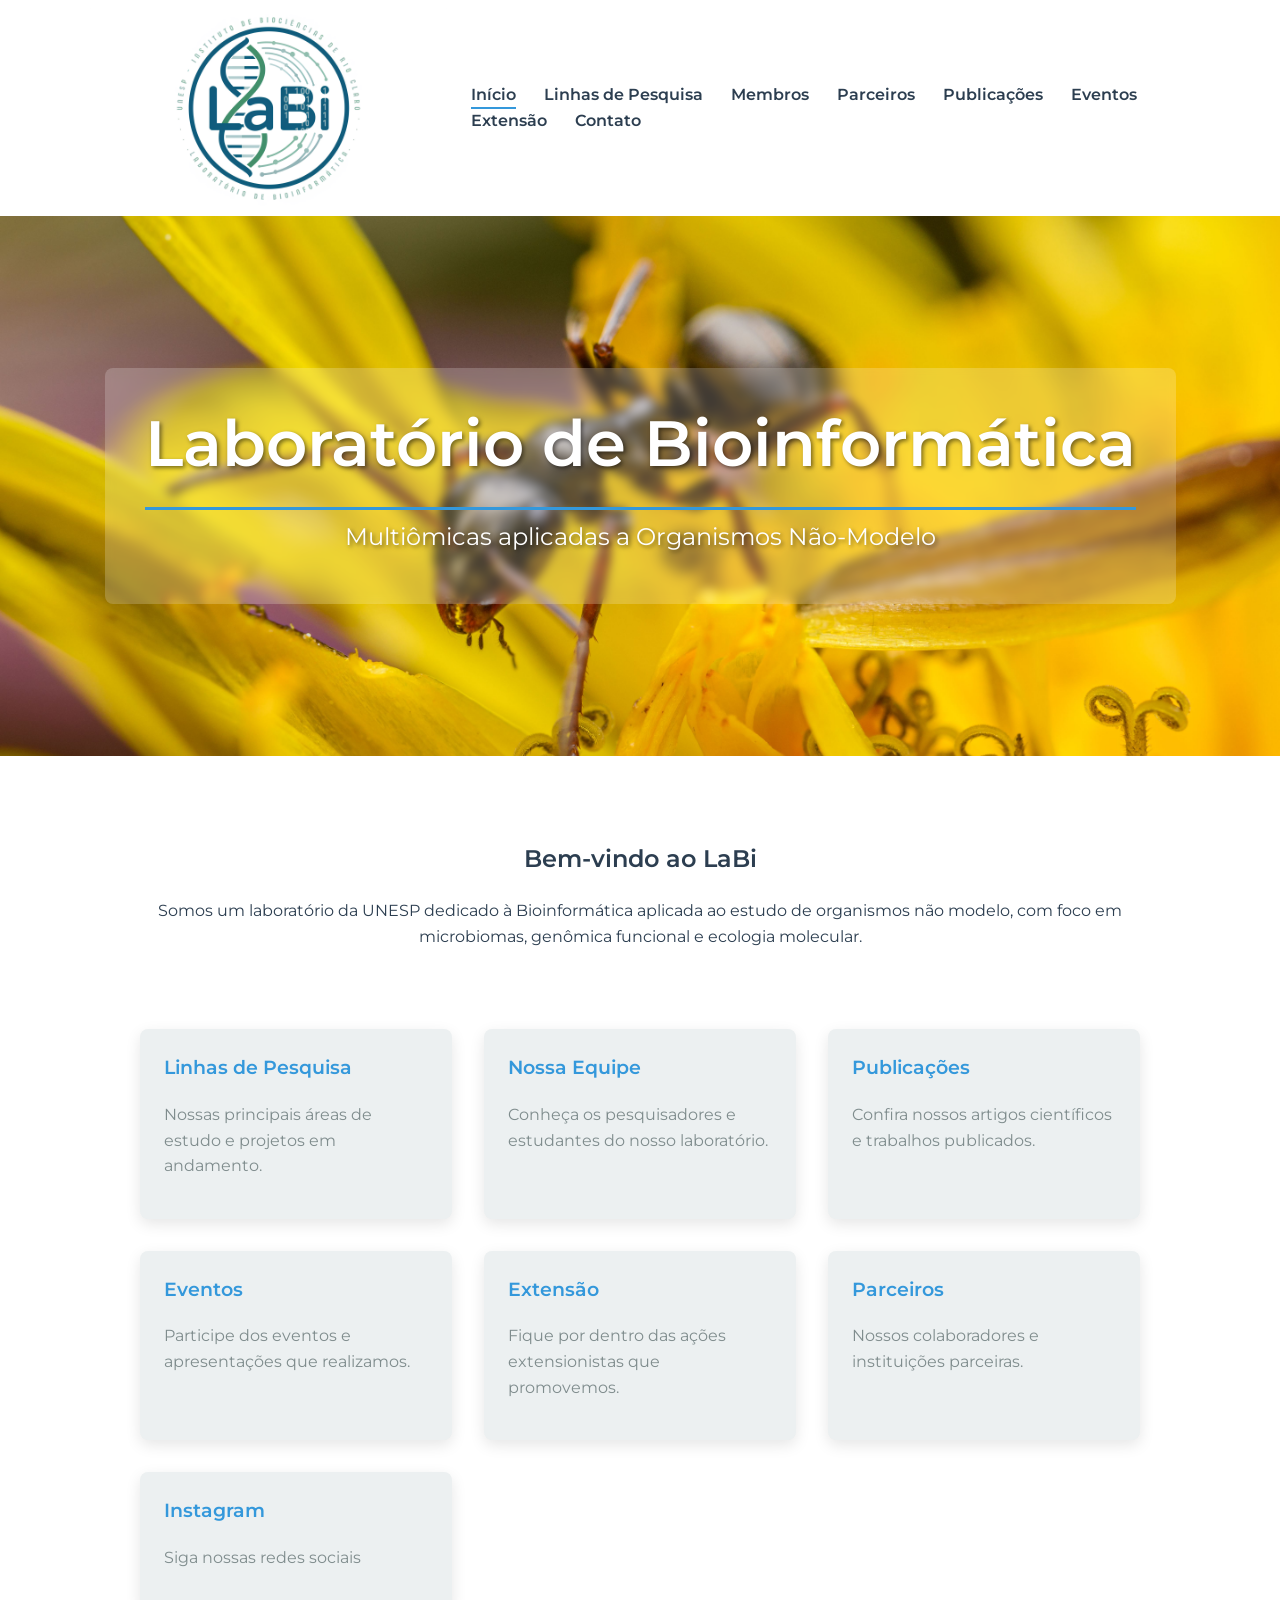
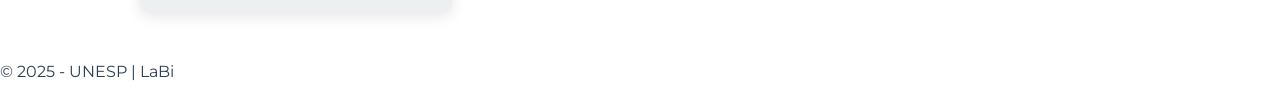
<file: site-laboratorio/index.html>
<!DOCTYPE html>
<html lang="pt-BR">
<head>
    <meta charset="UTF-8">
    <meta name="viewport" content="width=device-width, initial-scale=1.0">
    <title>LaBi - Laboratório de Bioinformática</title>
    <link rel="icon" type="image/x-icon" href="imagens/favicon.ico">
    <link rel="stylesheet" href="style.css">
    <link rel="preconnect" href="https://fonts.googleapis.com">
    <link rel="preconnect" href="https://fonts.gstatic.com" crossorigin>
    <link href="https://fonts.googleapis.com/css2?family=Montserrat:wght@400;600;700&display=swap" rel="stylesheet">
</head>
<body>

    <header>
        <div class="header-container">
            <img src="imagens/logo.png" alt="Logo do Laboratório" class="logo">
            <nav class="main-nav">
                <a href="index.html" class="ativo">Início</a>
                <a href="linhas.html">Linhas de Pesquisa</a>
                <a href="membros.html">Membros</a>
                <a href="parceria.html">Parceiros</a>
                <a href="publicacoes.html">Publicações</a>
                <a href="eventos.html">Eventos</a>
                <a href="extensao.html">Extensão</a>
                <a href="contato.html">Contato</a>
            </nav>
        </div>
    </header>

    <section class="banner" id="banner">
        <div class="banner-text">
            <h1>Laboratório de Bioinformática</h1>
            <p>Multiômicas aplicadas a Organismos Não-Modelo</p>
        </div>
    </section>

   
    <main>
        <section class="boas-vindas">
            <h2>Bem-vindo ao LaBi</h2>
            <p>Somos um laboratório da UNESP dedicado à Bioinformática aplicada ao estudo de organismos não modelo, com foco em microbiomas, genômica funcional e ecologia molecular.</p>
        </section>

        <section class="cards-grid">
            <a href="linhas.html" class="card">
                <h3>Linhas de Pesquisa</h3>
                <p>Nossas principais áreas de estudo e projetos em andamento.</p>
            </a>
            <a href="membros.html" class="card">
                <h3>Nossa Equipe</h3>
                <p>Conheça os pesquisadores e estudantes do nosso laboratório.</p>
            </a>
            <a href="publicacoes.html" class="card">
                <h3>Publicações</h3>
                <p>Confira nossos artigos científicos e trabalhos publicados.</p>
            </a>
            <a href="eventos.html" class="card">
                <h3>Eventos</h3>
                <p>Participe dos eventos e apresentações que realizamos.</p>
            </a>
             <a href="extensao.html" class="card">
                <h3>Extensão</h3>
                <p>Fique por dentro das ações extensionistas que promovemos.</p>
            <a href="parceria.html" class="card">
                <h3>Parceiros</h3>
                <p>Nossos colaboradores e instituições parceiras.</p>
            </a>
            <a href="instagram.html" class="card">
                <h3>Instagram</h3>
                <p>Siga nossas redes sociais</p>
            </a>
        </section>
    </main>

    <footer>
        <p>&copy; 2025 - UNESP | LaBi</p>
    </footer>

    <script>
        const imagens = [
            "imagens/fundo1.jpg",
            "imagens/fundo2.jpg",
            "imagens/fundo3.jpg"
        ];

        let indexAtual = 0;
        const banner = document.getElementById("banner");

        function trocarImagem() {
            indexAtual = (indexAtual + 1) % imagens.length;
            banner.style.backgroundImage = `url('${imagens[indexAtual]}')`;
        }

        // Define a primeira imagem
        banner.style.backgroundImage = `url('${imagens[0]}')`;

        // Troca a cada 5 segundos
        setInterval(trocarImagem, 5000);
    </script>

</body>
</html>
</file>
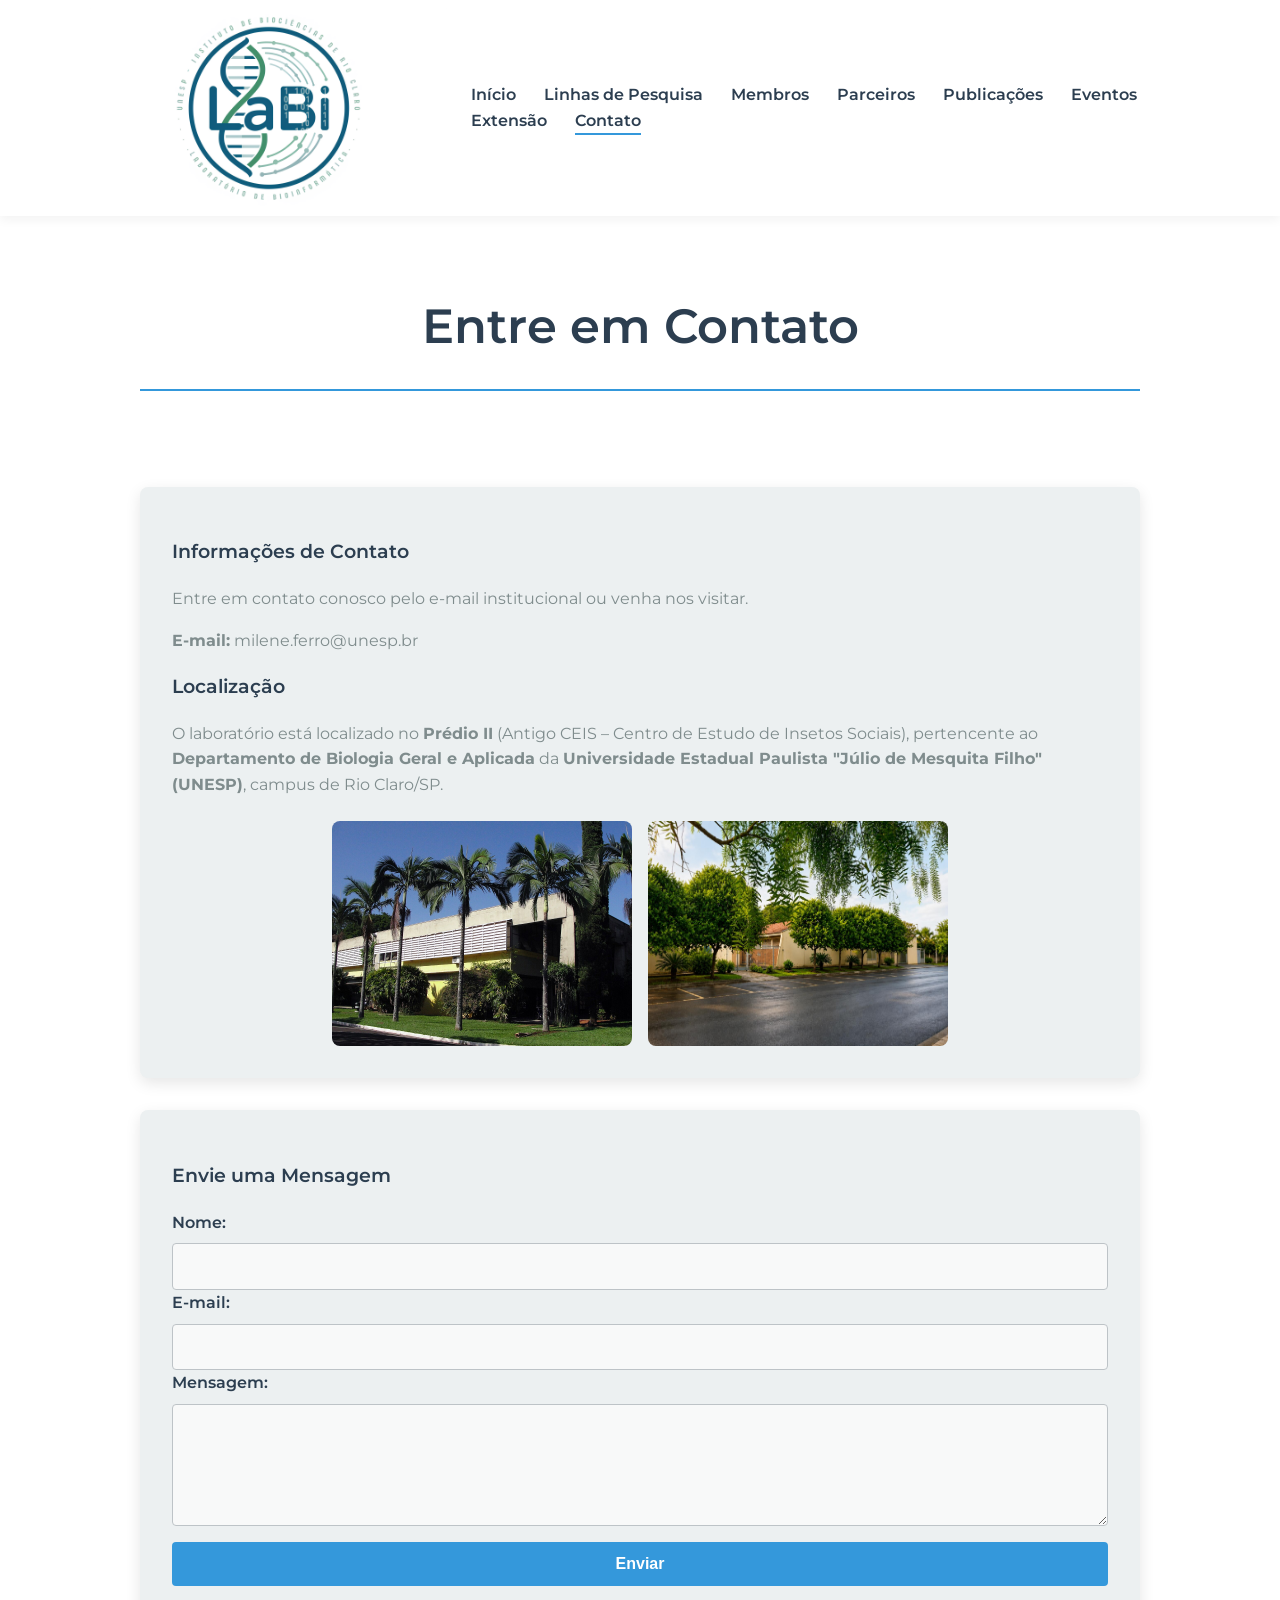
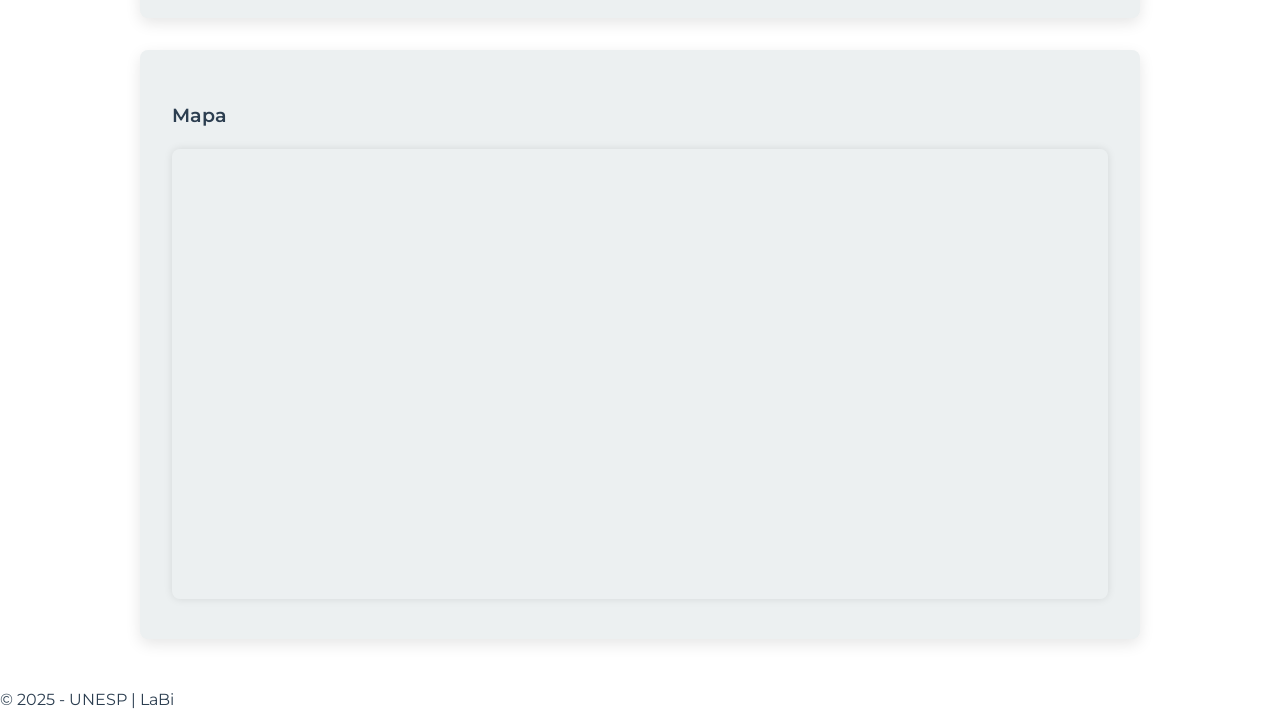
<file: site-laboratorio/contato.html>
<!DOCTYPE html>
<html lang="pt-BR">
<head>
    <meta charset="UTF-8">
    <meta name="viewport" content="width=device-width, initial-scale=1.0">
    <title>LaBi - Contato</title>
    <link rel="stylesheet" href="style.css">
    <link rel="preconnect" href="https://fonts.googleapis.com">
    <link rel="preconnect" href="https://fonts.gstatic.com" crossorigin>
    <link href="https://fonts.googleapis.com/css2?family=Montserrat:wght@400;600;700&display=swap" rel="stylesheet">
</head>
<body>

    <header>
        <div class="header-container">
            <img src="imagens/logo.png" alt="Logo do Laboratório" class="logo">
            <nav class="main-nav">
                <a href="index.html">Início</a>
                <a href="linhas.html">Linhas de Pesquisa</a>
                <a href="membros.html">Membros</a>
                <a href="parceria.html">Parceiros</a>
                <a href="publicacoes.html">Publicações</a>
                <a href="eventos.html">Eventos</a>
                <a href="extensao.html">Extensão</a>
                <a href="contato.html" class="ativo">Contato</a>
            </nav>
        </div>
    </header>

    <main>
        <h2 class="section-title">Entre em Contato</h2>
        <section class="contact-container">
            <div class="contact-info">
                <h3>Informações de Contato</h3>
                <p>Entre em contato conosco pelo e-mail institucional ou venha nos visitar.</p>
                <p><strong>E-mail:</strong> milene.ferro@unesp.br</p>
                
                <h3>Localização</h3>
                <p>O laboratório está localizado no <strong>Prédio II</strong> (Antigo CEIS – Centro de Estudo de Insetos Sociais), pertencente ao <strong>Departamento de Biologia Geral e Aplicada</strong> da <strong>Universidade Estadual Paulista "Júlio de Mesquita Filho" (UNESP)</strong>, campus de Rio Claro/SP.</p>

                <div style="display: flex; gap: 1em; justify-content: center; flex-wrap: wrap; margin-top: 1.5rem;">
                    <img src="imagens/unesp1.jpg" alt="Foto do prédio do laboratório" style="width: 300px; border-radius: 8px;" />
                    <img src="imagens/ceis.jpeg" alt="Foto interna do laboratório" style="width: 300px; border-radius: 8px;" />
                </div>
            </div>

            <div class="contact-form">
                <h3>Envie uma Mensagem</h3>
                <form action="https://formspree.io/f/SEU_FORM_ID" method="POST">
                    <label for="nome">Nome:</label>
                    <input type="text" id="nome" name="nome" required>

                    <label for="email">E-mail:</label>
                    <input type="email" id="email" name="email" required>

                    <label for="mensagem">Mensagem:</label>
                    <textarea id="mensagem" name="mensagem" rows="5" required></textarea>

                    <button type="submit">Enviar</button>
                </form>
            </div>
            
            <div class="contact-map">
                <h3>Mapa</h3>
                <iframe 
                    src="https://www.google.com/maps/embed?pb=!1m18!1m12!1m3!1d3685.203362153545!2d-47.5649969248512!3d-22.42784551717395!2m3!1f0!2f0!3f0!3m2!1i1024!2i768!4f13.1!3m3!1m2!1s0x94c63283f5104d49%3A0x6b77a7d4a29a657c!2sUNESP%20-%20Instituto%20de%20Bioci%C3%AAncias!5e0!3m2!1spt-BR!2sbr!4v1716301389868!5m2!1spt-BR!2sbr" 
                    width="100%" 
                    height="450" 
                    style="border:0; border-radius: 8px; box-shadow: 0 0 8px rgba(0,0,0,0.1);" 
                    allowfullscreen="" 
                    loading="lazy" 
                    referrerpolicy="no-referrer-when-downgrade">
                </iframe>
            </div>
        </section>
    </main>

    <footer>
        <p>&copy; 2025 - UNESP | LaBi</p>
    </footer>

</body>
</html>
</file>
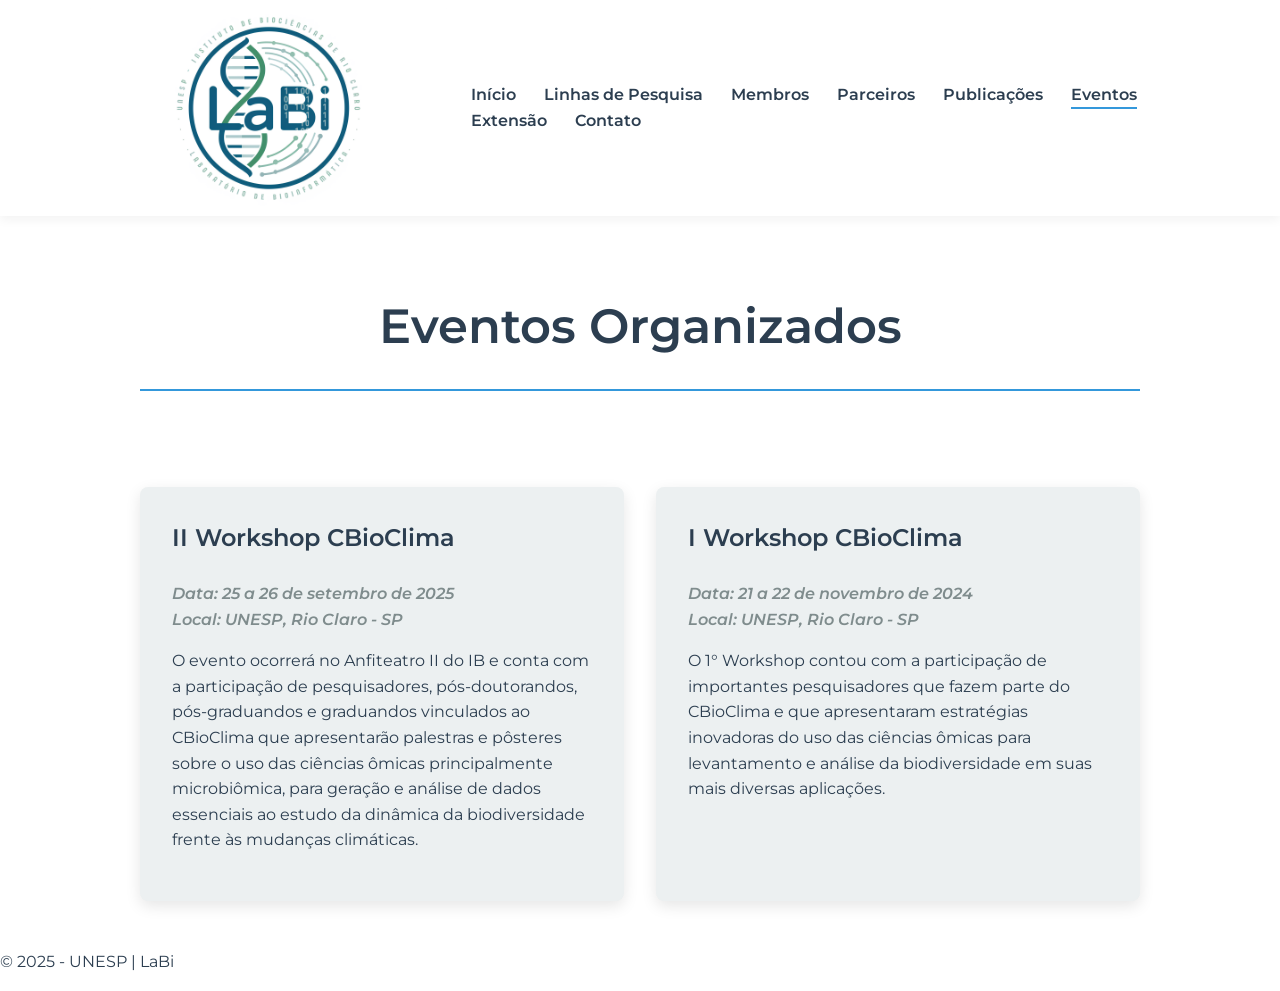
<file: site-laboratorio/eventos.html>
<!DOCTYPE html>
<html lang="pt-BR">
<head>
    <meta charset="UTF-8">
    <meta name="viewport" content="width=device-width, initial-scale=1.0">
    <title>LaBi - Eventos</title>
    <link rel="stylesheet" href="style.css">
    <link rel="preconnect" href="https://fonts.googleapis.com">
    <link rel="preconnect" href="https://fonts.gstatic.com" crossorigin>
    <link href="https://fonts.googleapis.com/css2?family=Montserrat:wght@400;600;700&display=swap" rel="stylesheet">
</head>
<body>

    <header>
        <div class="header-container">
            <img src="imagens/logo.png" alt="Logo do Laboratório" class="logo">
            <nav class="main-nav">
                <a href="index.html">Início</a>
                <a href="linhas.html">Linhas de Pesquisa</a>
                <a href="membros.html">Membros</a>
                <a href="parceria.html">Parceiros</a>
                <a href="publicacoes.html">Publicações</a>
                <a href="eventos.html" class="ativo">Eventos</a>
                <a href="extensao.html">Extensão</a>
                <a href="contato.html">Contato</a>
            </nav>
        </div>
    </header>

    <main>
        <h2 class="section-title">Eventos Organizados</h2>
        <section class="events-grid">
            <div class="event-card">
                <h3>II Workshop CBioClima</h3>
                <p class="event-meta">
                    <span class="event-date">Data: 25 a 26 de setembro de 2025</span><br>
                    <span class="event-location">Local: UNESP, Rio Claro - SP</span>
                </p>
                <p>O evento ocorrerá no Anfiteatro II do IB e conta com a participação de pesquisadores, pós-doutorandos, pós-graduandos e graduandos vinculados ao CBioClima que apresentarão palestras e pôsteres sobre o uso das ciências ômicas principalmente microbiômica, para geração e análise de dados essenciais ao estudo da dinâmica da biodiversidade frente às mudanças climáticas.</p>
            </div>
            <div class="event-card">
                <h3>I Workshop CBioClima</h3>
                <p class="event-meta">
                    <span class="event-date">Data: 21 a 22 de novembro de 2024</span><br>
                    <span class="event-location">Local: UNESP, Rio Claro - SP</span>
                </p>
                <p>O 1° Workshop contou com a participação de importantes pesquisadores que fazem parte do CBioClima e que apresentaram estratégias inovadoras do uso das ciências ômicas para levantamento e análise da biodiversidade em suas mais diversas aplicações.</p>
            </div>
        </section>
    </main>

    <footer>
        <p>&copy; 2025 - UNESP | LaBi</p>
    </footer>

</body>
</html>
</file>
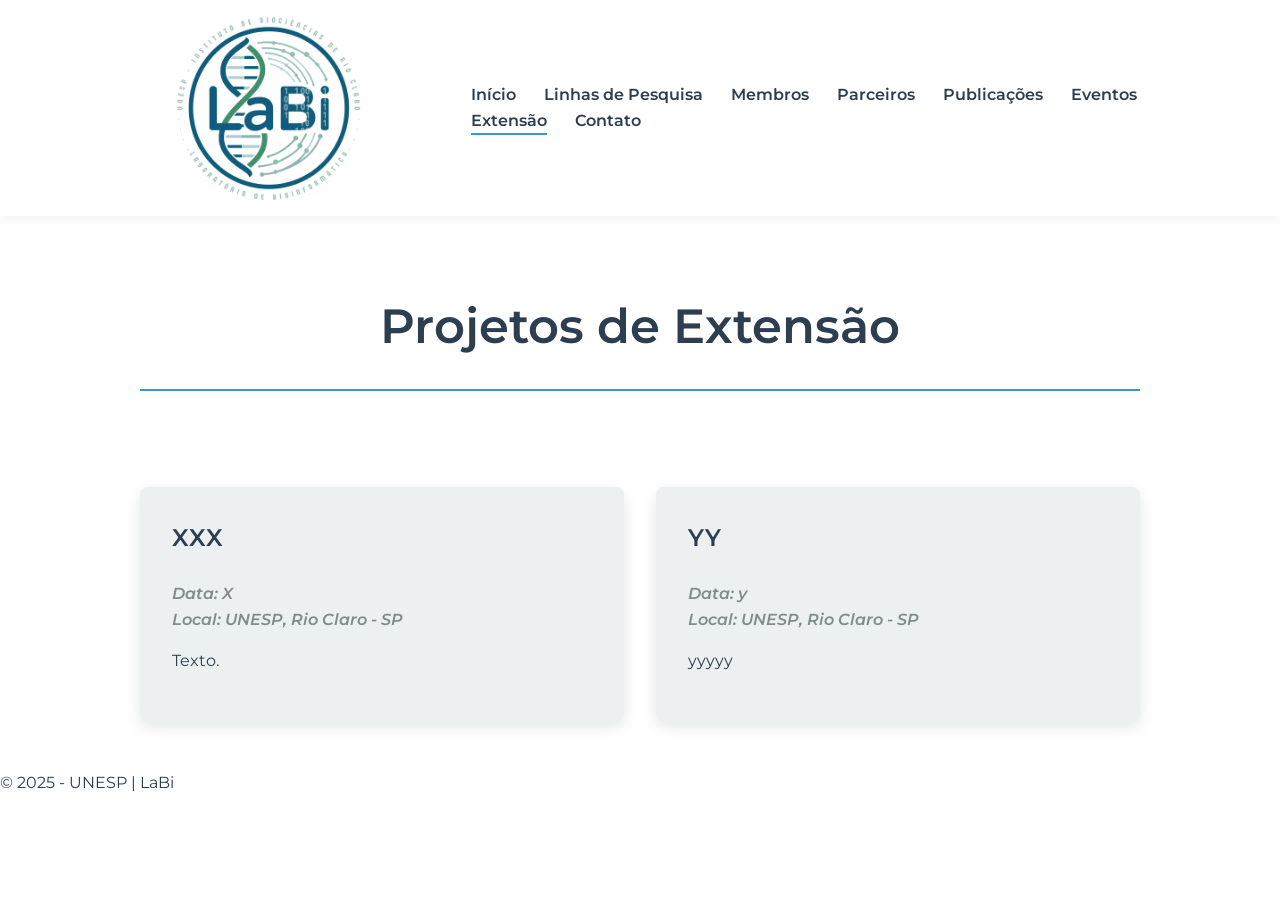
<file: site-laboratorio/extensao.html>
<!DOCTYPE html>
<html lang="pt-BR">
<head>
    <meta charset="UTF-8">
    <meta name="viewport" content="width=device-width, initial-scale=1.0">
    <title>LaBi - Eventos</title>
    <link rel="stylesheet" href="style.css">
    <link rel="preconnect" href="https://fonts.googleapis.com">
    <link rel="preconnect" href="https://fonts.gstatic.com" crossorigin>
    <link href="https://fonts.googleapis.com/css2?family=Montserrat:wght@400;600;700&display=swap" rel="stylesheet">
</head>
<body>

    <header>
        <div class="header-container">
            <img src="imagens/logo.png" alt="Logo do Laboratório" class="logo">
            <nav class="main-nav">
                <a href="index.html">Início</a>
                <a href="linhas.html">Linhas de Pesquisa</a>
                <a href="membros.html">Membros</a>
                <a href="parceria.html">Parceiros</a>
                <a href="publicacoes.html">Publicações</a>
                <a href="eventos.html">Eventos</a>
                <a href="extensao.html" class="ativo">Extensão</a>
                <a href="contato.html">Contato</a>
            </nav>
        </div>
    </header>

    <main>
        <h2 class="section-title">Projetos de Extensão</h2>
        <section class="events-grid">
            <div class="event-card">
                <h3>XXX</h3>
                <p class="event-meta">
                    <span class="event-date">Data: X </span><br>
                    <span class="event-location">Local: UNESP, Rio Claro - SP</span>
                </p>
                <p>Texto.</p>
            </div>
            <div class="event-card">
                <h3>YY</h3>
                <p class="event-meta">
                    <span class="event-date">Data: y</span><br>
                    <span class="event-location">Local: UNESP, Rio Claro - SP</span>
                </p>
                <p>yyyyy</p>
            </div>
        </section>
    </main>

    <footer>
        <p>&copy; 2025 - UNESP | LaBi</p>
    </footer>

</body>
</html>
</file>
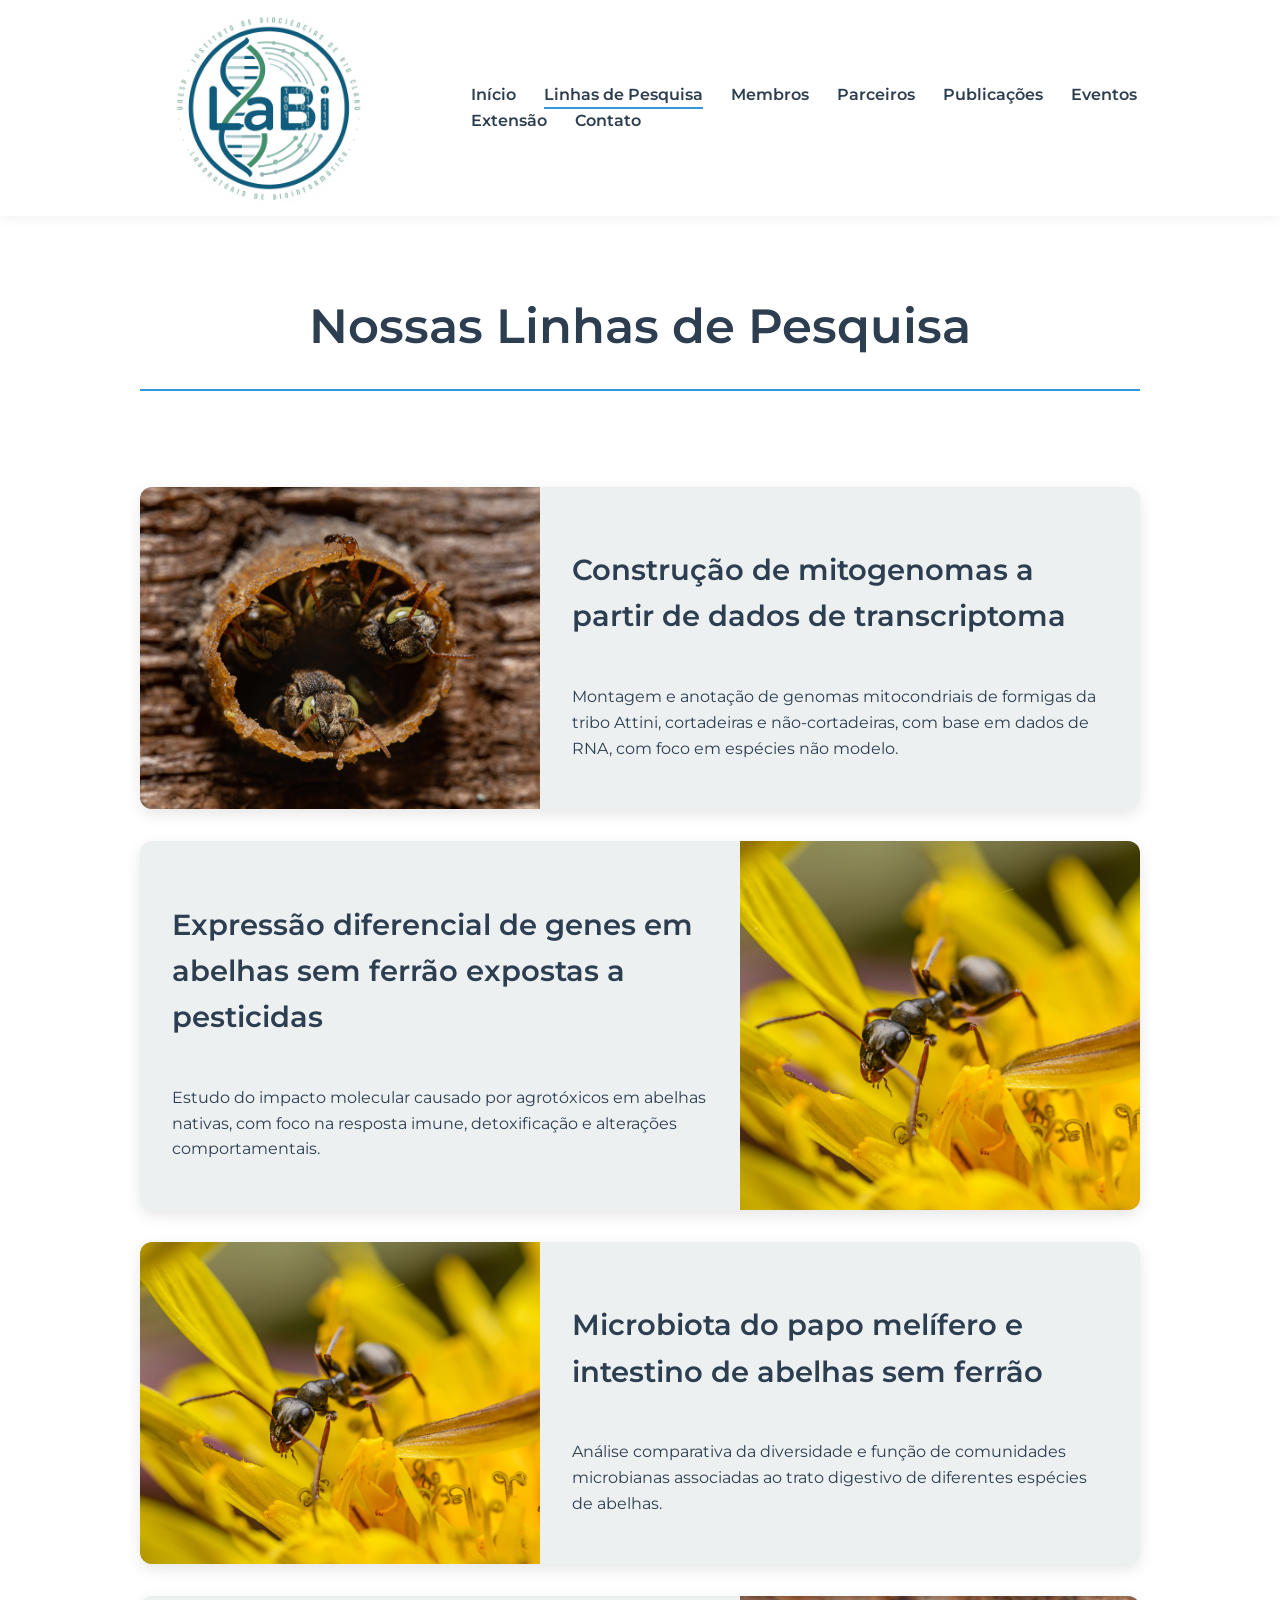
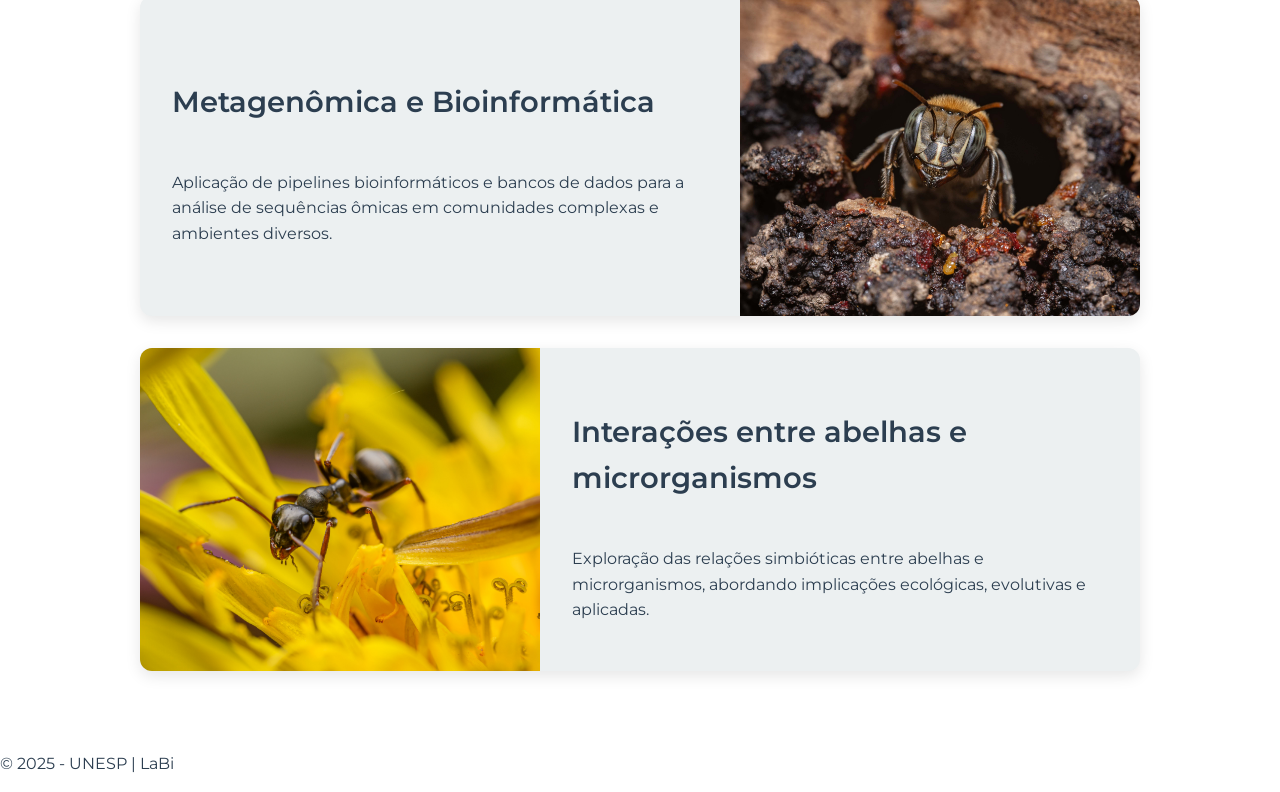
<file: site-laboratorio/linhas.html>
<!DOCTYPE html>
<html lang="pt-BR">
<head>
    <meta charset="UTF-8">
    <meta name="viewport" content="width=device-width, initial-scale=1.0">
    <title>LaBi - Linhas de Pesquisa</title>
    <link rel="stylesheet" href="style.css">
    <link rel="preconnect" href="https://fonts.googleapis.com">
    <link rel="preconnect" href="https://fonts.gstatic.com" crossorigin>
    <link href="https://fonts.googleapis.com/css2?family=Montserrat:wght@400;600;700&display=swap" rel="stylesheet">
</head>
<body>

    <header>
        <div class="header-container">
            <img src="imagens/logo.png" alt="Logo do Laboratório" class="logo">
            <nav class="main-nav">
                <a href="index.html">Início</a>
                <a href="linhas.html" class="ativo">Linhas de Pesquisa</a>
                <a href="membros.html">Membros</a>
                <a href="parceria.html">Parceiros</a>
                <a href="publicacoes.html">Publicações</a>
                <a href="eventos.html">Eventos</a>
                <a href="extensao.html">Extensão</a>
                <a href="contato.html">Contato</a>
            </nav>
        </div>
    </header>

    <main>
        <h2 class="section-title">Nossas Linhas de Pesquisa</h2>
        <section class="research-line">
            <img src="imagens/fundo2.jpg" alt="Ilustração mitogenoma">
            <div class="research-text">
                <h3>Construção de mitogenomas a partir de dados de transcriptoma</h3>
                <p>Montagem e anotação de genomas mitocondriais de formigas da tribo Attini, cortadeiras e não-cortadeiras, com base em dados de RNA, com foco em espécies não modelo.</p>
            </div>
        </section>

        <section class="research-line reverse">
            <img src="imagens/fundo1.jpg" alt="Abelhas expostas a pesticidas">
            <div class="research-text">
                <h3>Expressão diferencial de genes em abelhas sem ferrão expostas a pesticidas</h3>
                <p>Estudo do impacto molecular causado por agrotóxicos em abelhas nativas, com foco na resposta imune, detoxificação e alterações comportamentais.</p>
            </div>
        </section>

        <section class="research-line">
            <img src="imagens/fundo1.jpg" alt="Microbiota em abelhas">
            <div class="research-text">
                <h3>Microbiota do papo melífero e intestino de abelhas sem ferrão</h3>
                <p>Análise comparativa da diversidade e função de comunidades microbianas associadas ao trato digestivo de diferentes espécies de abelhas.</p>
            </div>
        </section>

        <section class="research-line reverse">
            <img src="imagens/fundo3.jpg" alt="Análise metagenômica">
            <div class="research-text">
                <h3>Metagenômica e Bioinformática</h3>
                <p>Aplicação de pipelines bioinformáticos e bancos de dados para a análise de sequências ômicas em comunidades complexas e ambientes diversos.</p>
            </div>
        </section>

        <section class="research-line">
            <img src="imagens/fundo1.jpg" alt="Interações abelhas e microrganismos">
            <div class="research-text">
                <h3>Interações entre abelhas e microrganismos</h3>
                <p>Exploração das relações simbióticas entre abelhas e microrganismos, abordando implicações ecológicas, evolutivas e aplicadas.</p>
            </div>
        </section>
    </main>

    <footer>
        <p>&copy; 2025 - UNESP | LaBi</p>
    </footer>

</body>
</html>
</file>
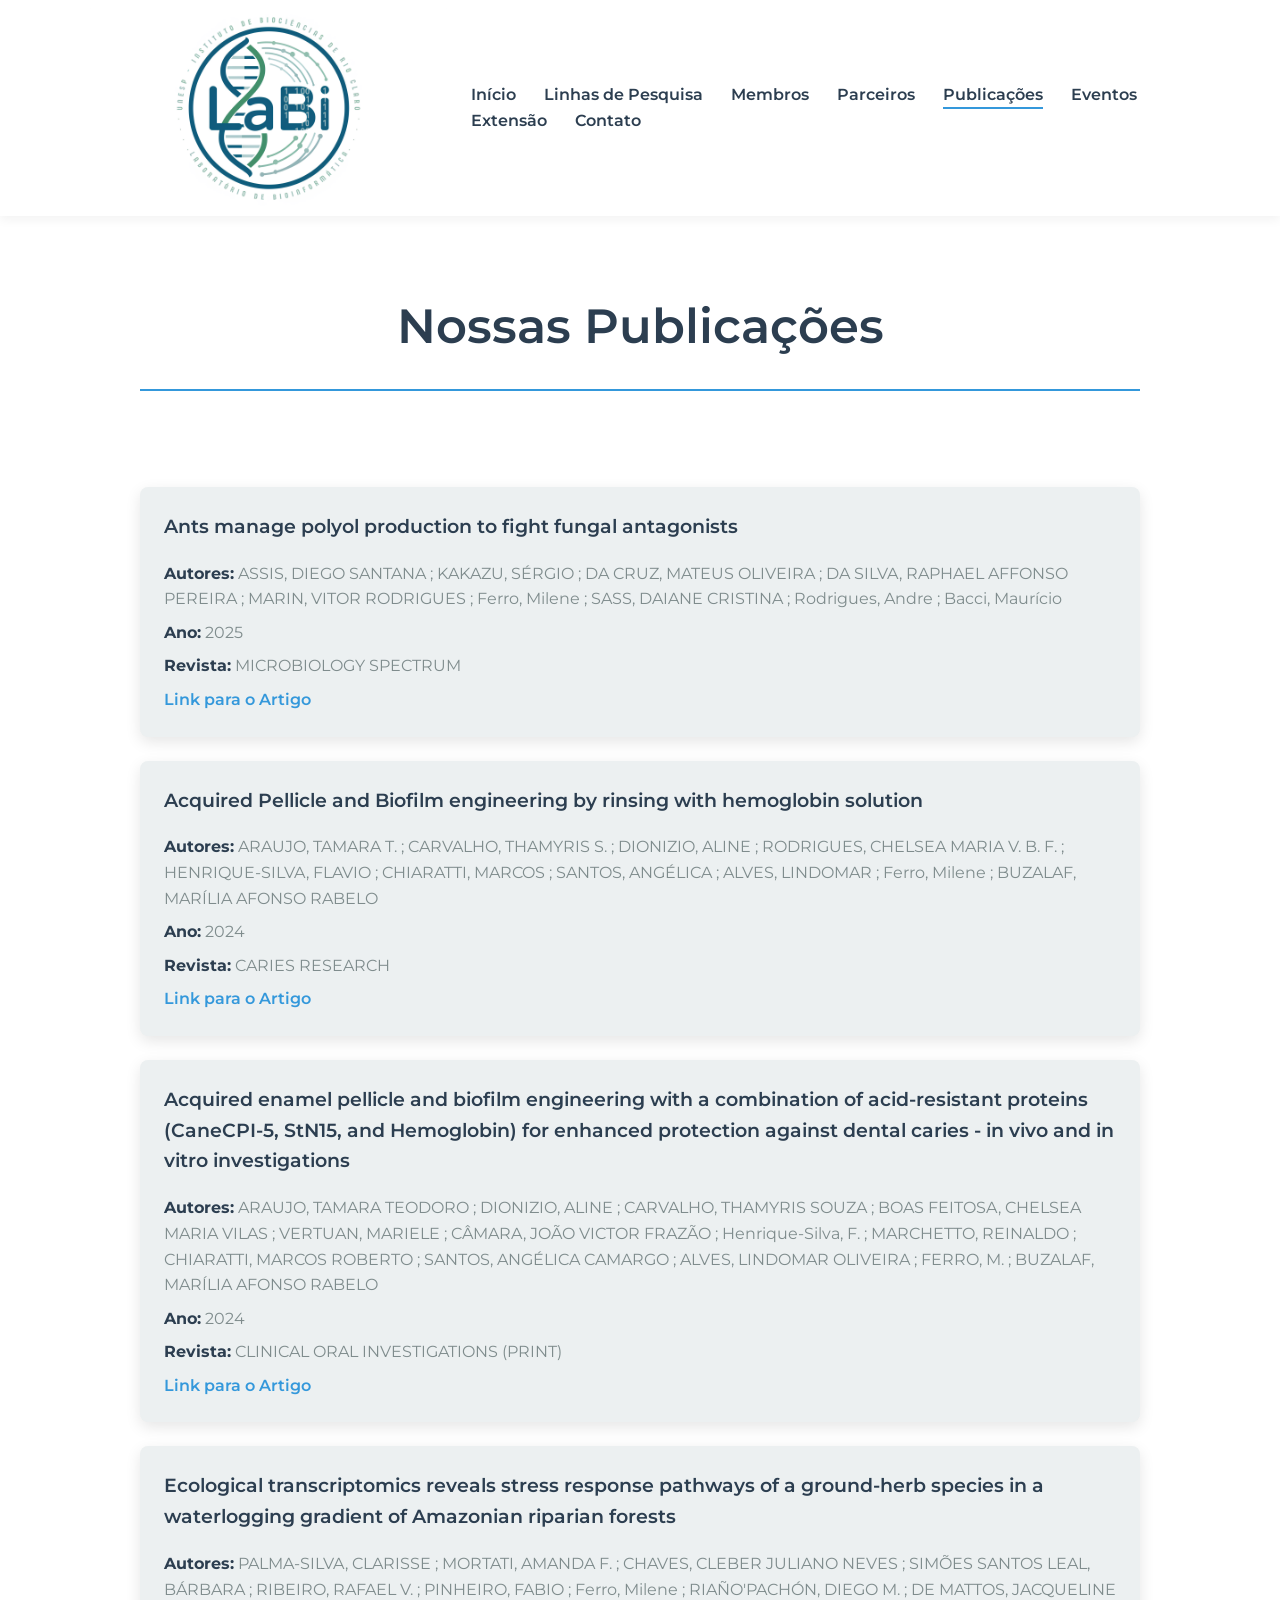
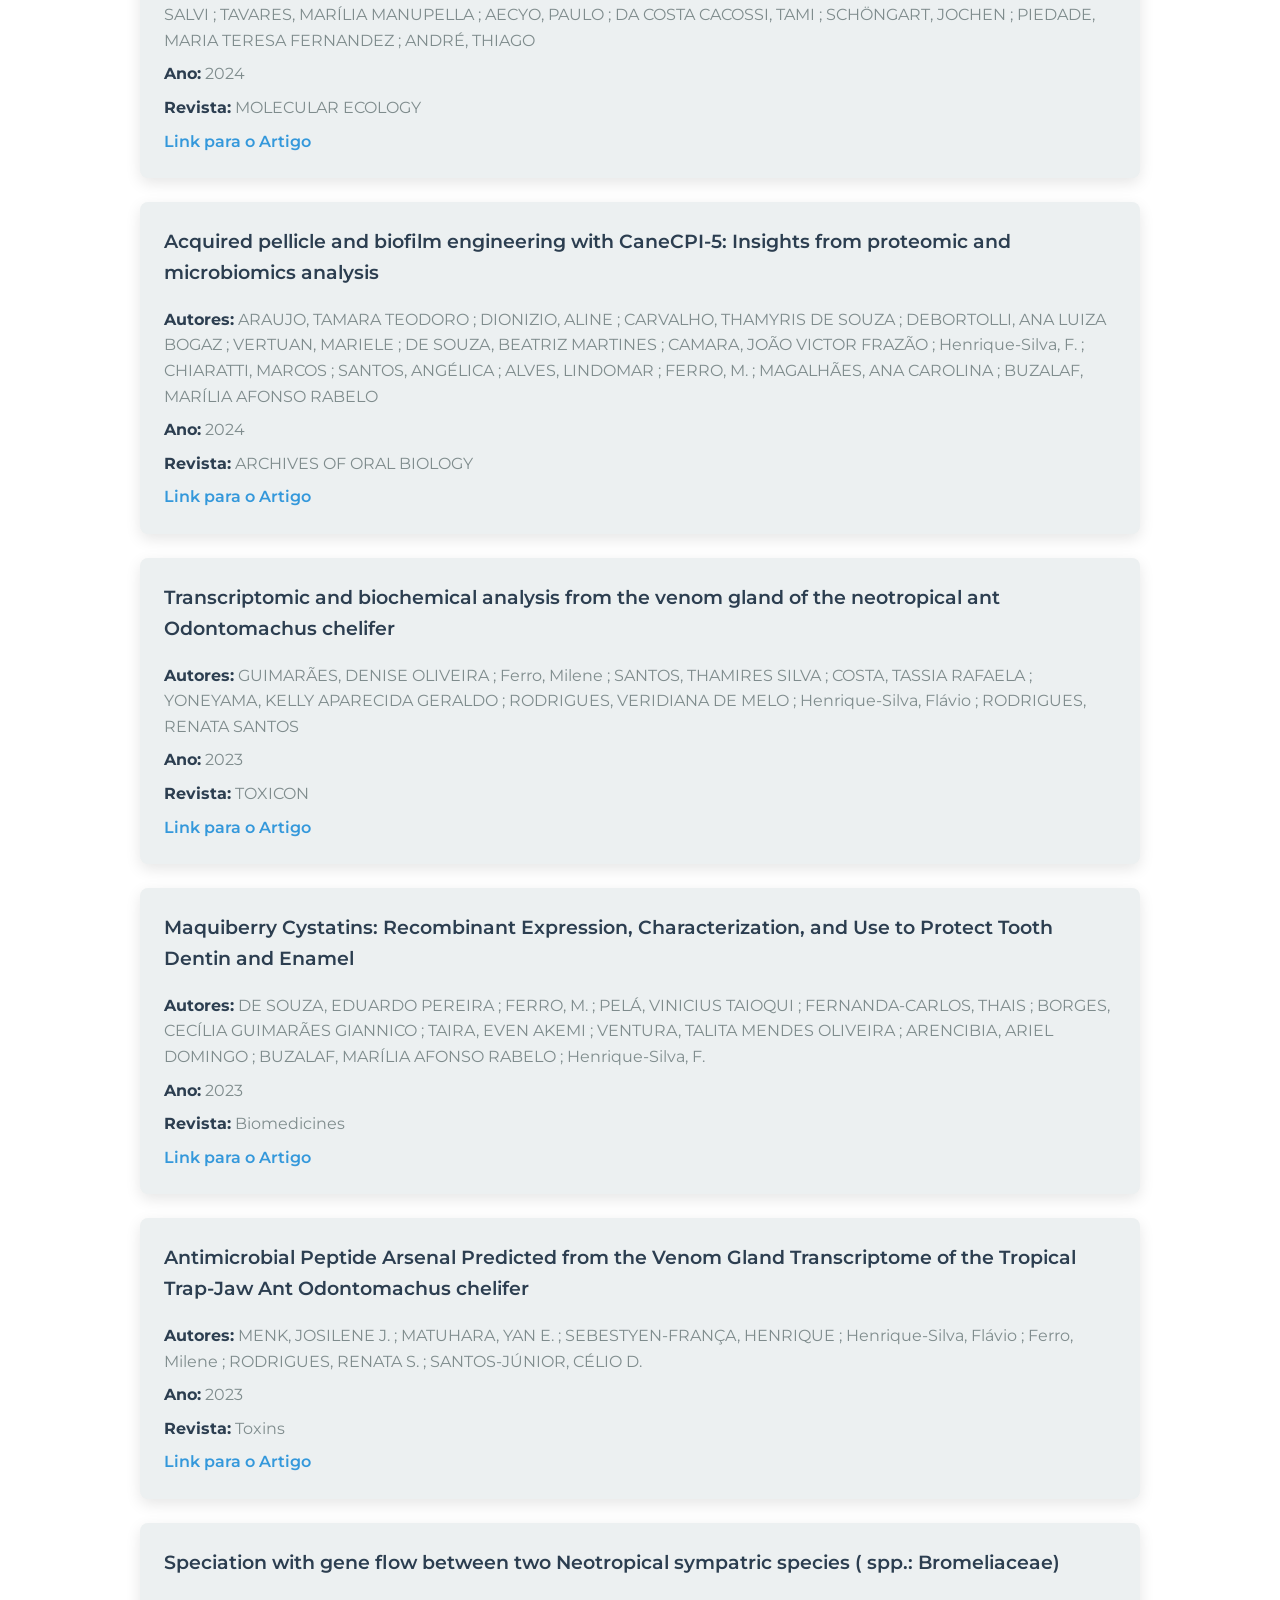
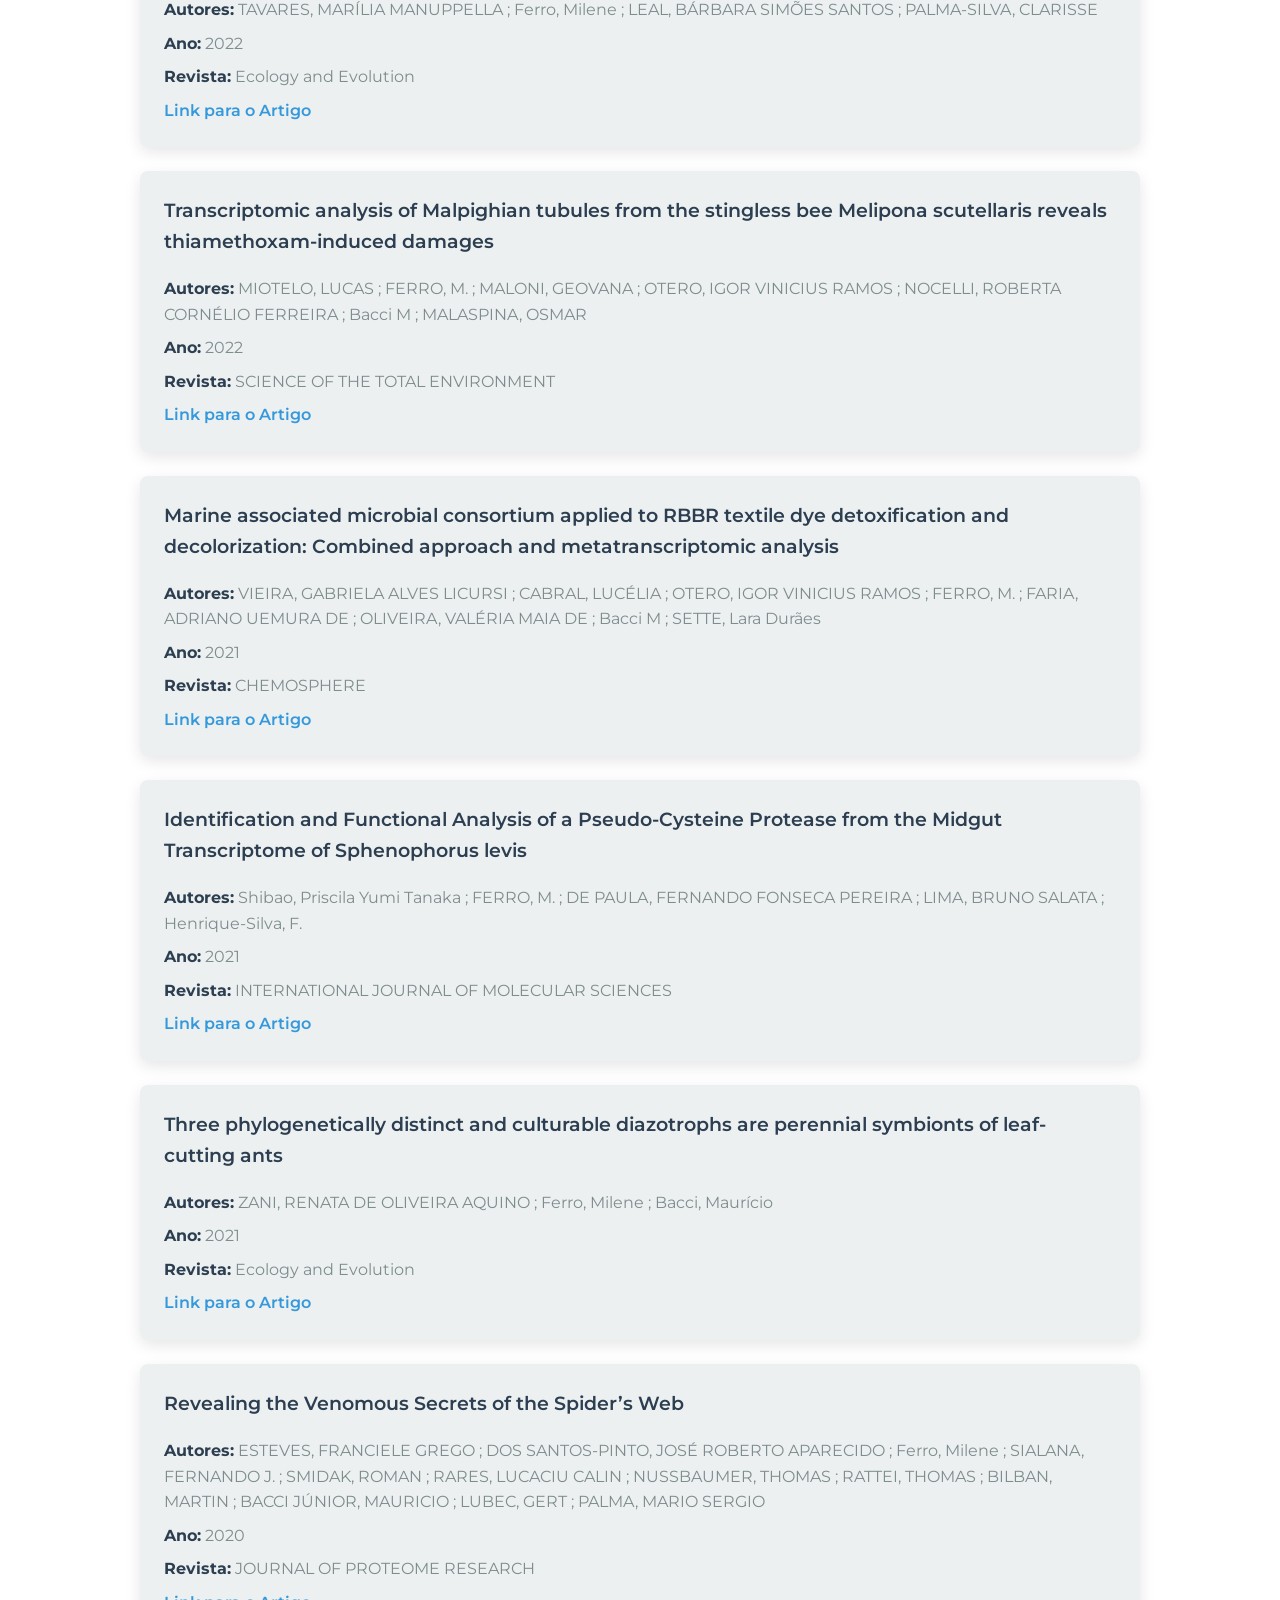
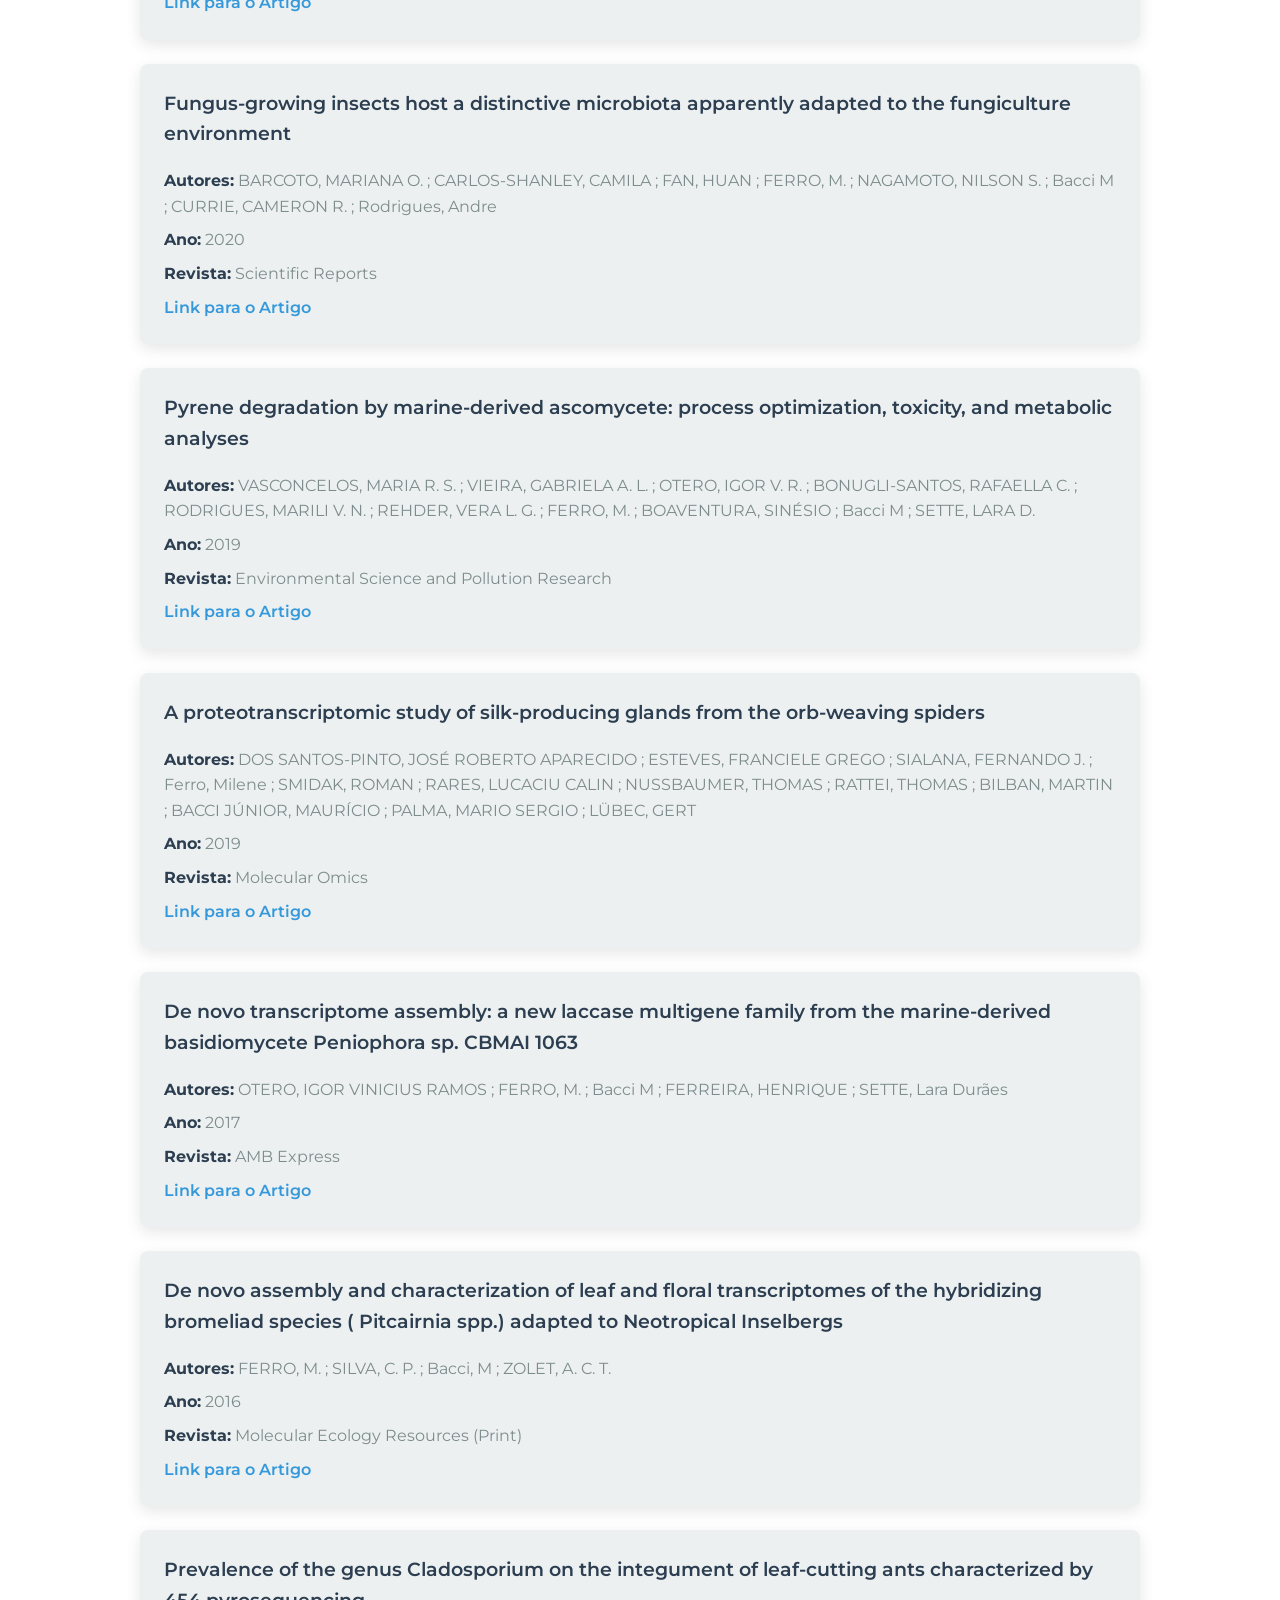
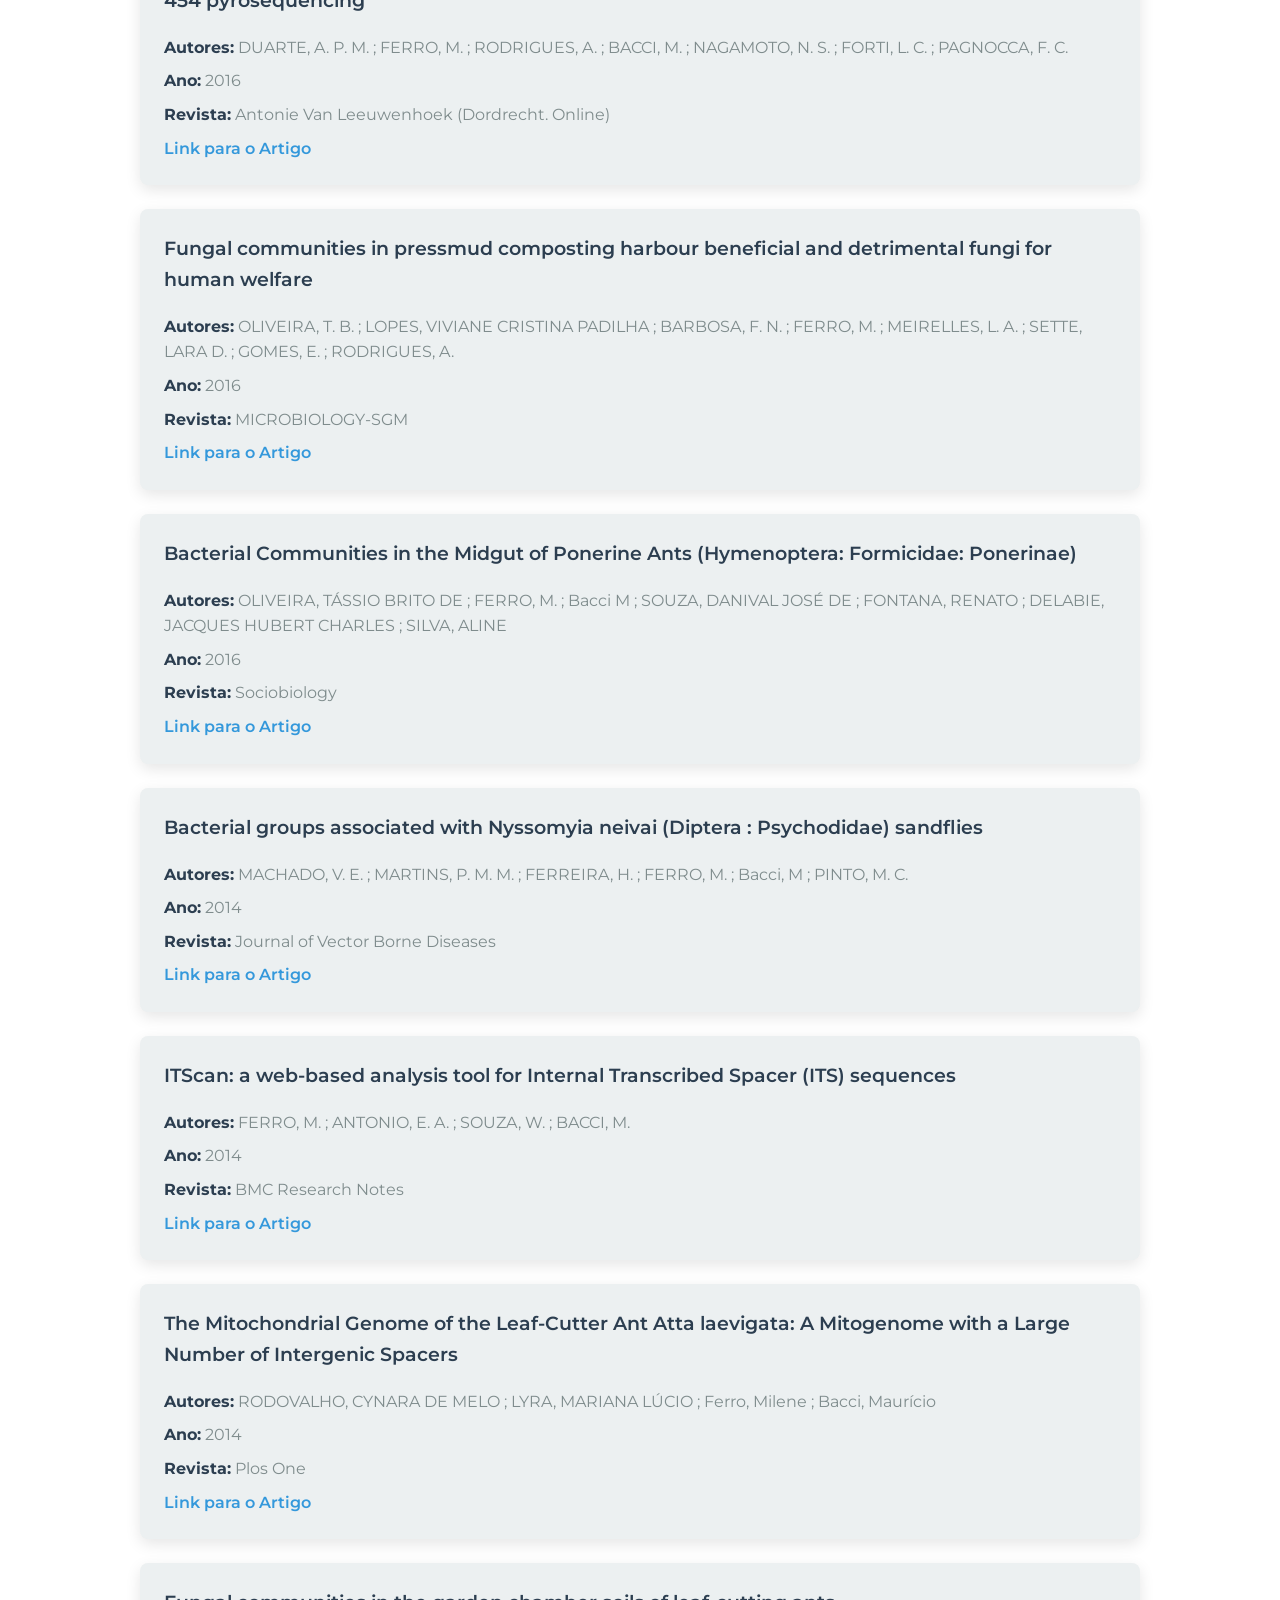
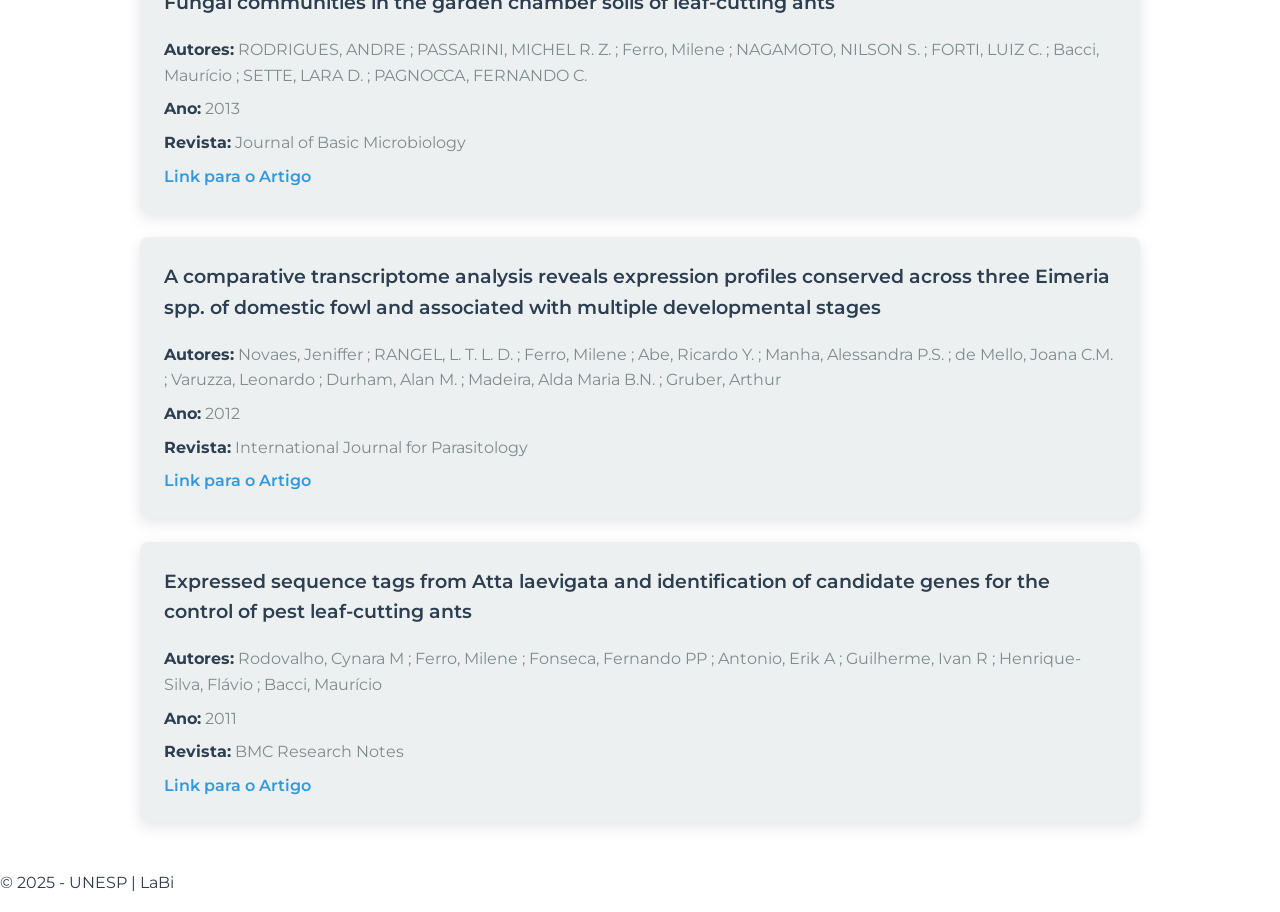
<file: site-laboratorio/publicacoes.html>
<!DOCTYPE html>
<html lang="pt-BR">
<head>
    <meta charset="UTF-8">
    <meta name="viewport" content="width=device-width, initial-scale=1.0">
    <title>LaBi - Publicações</title>
    <link rel="stylesheet" href="style.css">
    <link rel="preconnect" href="https://fonts.googleapis.com">
    <link rel="preconnect" href="https://fonts.gstatic.com" crossorigin>
    <link href="https://fonts.googleapis.com/css2?family=Montserrat:wght@400;600;700&display=swap" rel="stylesheet">
</head>
<body>

    <header>
        <div class="header-container">
            <img src="imagens/logo.png" alt="Logo do Laboratório" class="logo">
            <nav class="main-nav">
                <a href="index.html">Início</a>
                <a href="linhas.html">Linhas de Pesquisa</a>
                <a href="membros.html">Membros</a>
                <a href="parceria.html">Parceiros</a>
                <a href="publicacoes.html" class="ativo">Publicações</a>
                <a href="eventos.html">Eventos</a>
                <a href="extensao.html">Extensão</a>
                <a href="contato.html">Contato</a>
            </nav>
        </div>
    </header>

<main>
    <h2 class="section-title">Nossas Publicações</h2>
    <section class="publications-list">
        <div class="publication-card">
            <h3>Ants manage polyol production to fight fungal antagonists</h3>
            <p><strong>Autores:</strong> ASSIS, DIEGO SANTANA ; KAKAZU, SÉRGIO ; DA CRUZ, MATEUS OLIVEIRA ; DA SILVA, RAPHAEL AFFONSO PEREIRA ; MARIN, VITOR RODRIGUES ; Ferro, Milene ; SASS, DAIANE CRISTINA ; Rodrigues, Andre ; Bacci, Maurício</p>
            <p><strong>Ano:</strong> 2025</p>
            <p><strong>Revista:</strong> MICROBIOLOGY SPECTRUM</p>
            <a href="https://doi.org/XX.XXXX/spectrum.02641-24" target="_blank" class="publication-link">Link para o Artigo</a>
        </div>
        <div class="publication-card">
            <h3>Acquired Pellicle and Biofilm engineering by rinsing with hemoglobin solution</h3>
            <p><strong>Autores:</strong> ARAUJO, TAMARA T. ; CARVALHO, THAMYRIS S. ; DIONIZIO, ALINE ; RODRIGUES, CHELSEA MARIA V. B. F. ; HENRIQUE-SILVA, FLAVIO ; CHIARATTI, MARCOS ; SANTOS, ANGÉLICA ; ALVES, LINDOMAR ; Ferro, Milene ; BUZALAF, MARÍLIA AFONSO RABELO</p>
            <p><strong>Ano:</strong> 2024</p>
            <p><strong>Revista:</strong> CARIES RESEARCH</p>
            <a href="https://doi.org/10.1159/000537759" target="_blank" class="publication-link">Link para o Artigo</a>
        </div>
        <div class="publication-card">
            <h3>Acquired enamel pellicle and biofilm engineering with a combination of acid-resistant proteins (CaneCPI-5, StN15, and Hemoglobin) for enhanced protection against dental caries - in vivo and in vitro investigations</h3>
            <p><strong>Autores:</strong> ARAUJO, TAMARA TEODORO ; DIONIZIO, ALINE ; CARVALHO, THAMYRIS SOUZA ; BOAS FEITOSA, CHELSEA MARIA VILAS ; VERTUAN, MARIELE ; CÂMARA, JOÃO VICTOR FRAZÃO ; Henrique-Silva, F. ; MARCHETTO, REINALDO ; CHIARATTI, MARCOS ROBERTO ; SANTOS, ANGÉLICA CAMARGO ; ALVES, LINDOMAR OLIVEIRA ; FERRO, M. ; BUZALAF, MARÍLIA AFONSO RABELO</p>
            <p><strong>Ano:</strong> 2024</p>
            <p><strong>Revista:</strong> CLINICAL ORAL INVESTIGATIONS (PRINT)</p>
            <a href="https://doi.org/10.1007/s00784-024-05517-w" target="_blank" class="publication-link">Link para o Artigo</a>
        </div>
        <div class="publication-card">
            <h3>Ecological transcriptomics reveals stress response pathways of a ground-herb species in a waterlogging gradient of Amazonian riparian forests</h3>
            <p><strong>Autores:</strong> PALMA-SILVA, CLARISSE ; MORTATI, AMANDA F. ; CHAVES, CLEBER JULIANO NEVES ; SIMÕES SANTOS LEAL, BÁRBARA ; RIBEIRO, RAFAEL V. ; PINHEIRO, FABIO ; Ferro, Milene ; RIAÑO'PACHÓN, DIEGO M. ; DE MATTOS, JACQUELINE SALVI ; TAVARES, MARÍLIA MANUPELLA ; AECYO, PAULO ; DA COSTA CACOSSI, TAMI ; SCHÖNGART, JOCHEN ; PIEDADE, MARIA TERESA FERNANDEZ ; ANDRÉ, THIAGO</p>
            <p><strong>Ano:</strong> 2024</p>
            <p><strong>Revista:</strong> MOLECULAR ECOLOGY</p>
            <a href="https://doi.org/10.1111/mec.17387" target="_blank" class="publication-link">Link para o Artigo</a>
        </div>
        <div class="publication-card">
            <h3>Acquired pellicle and biofilm engineering with CaneCPI-5: Insights from proteomic and microbiomics analysis</h3>
            <p><strong>Autores:</strong> ARAUJO, TAMARA TEODORO ; DIONIZIO, ALINE ; CARVALHO, THAMYRIS DE SOUZA ; DEBORTOLLI, ANA LUIZA BOGAZ ; VERTUAN, MARIELE ; DE SOUZA, BEATRIZ MARTINES ; CAMARA, JOÃO VICTOR FRAZÃO ; Henrique-Silva, F. ; CHIARATTI, MARCOS ; SANTOS, ANGÉLICA ; ALVES, LINDOMAR ; FERRO, M. ; MAGALHÃES, ANA CAROLINA ; BUZALAF, MARÍLIA AFONSO RABELO</p>
            <p><strong>Ano:</strong> 2024</p>
            <p><strong>Revista:</strong> ARCHIVES OF ORAL BIOLOGY</p>
            <a href="https://doi.org/10.1016/j.archoralbio.2024.106025" target="_blank" class="publication-link">Link para o Artigo</a>
        </div>
        <div class="publication-card">
            <h3>Transcriptomic and biochemical analysis from the venom gland of the neotropical ant Odontomachus chelifer</h3>
            <p><strong>Autores:</strong> GUIMARÃES, DENISE OLIVEIRA ; Ferro, Milene ; SANTOS, THAMIRES SILVA ; COSTA, TASSIA RAFAELA ; YONEYAMA, KELLY APARECIDA GERALDO ; RODRIGUES, VERIDIANA DE MELO ; Henrique-Silva, Flávio ; RODRIGUES, RENATA SANTOS</p>
            <p><strong>Ano:</strong> 2023</p>
            <p><strong>Revista:</strong> TOXICON</p>
            <a href="https://doi.org/10.1016/j.toxicon.2023.107006" target="_blank" class="publication-link">Link para o Artigo</a>
        </div>
        <div class="publication-card">
            <h3>Maquiberry Cystatins: Recombinant Expression, Characterization, and Use to Protect Tooth Dentin and Enamel</h3>
            <p><strong>Autores:</strong> DE SOUZA, EDUARDO PEREIRA ; FERRO, M. ; PELÁ, VINICIUS TAIOQUI ; FERNANDA-CARLOS, THAIS ; BORGES, CECÍLIA GUIMARÃES GIANNICO ; TAIRA, EVEN AKEMI ; VENTURA, TALITA MENDES OLIVEIRA ; ARENCIBIA, ARIEL DOMINGO ; BUZALAF, MARÍLIA AFONSO RABELO ; Henrique-Silva, F.</p>
            <p><strong>Ano:</strong> 2023</p>
            <p><strong>Revista:</strong> Biomedicines</p>
            <a href="https://doi.org/10.3390/biomedicines11051360" target="_blank" class="publication-link">Link para o Artigo</a>
        </div>
        <div class="publication-card">
            <h3>Antimicrobial Peptide Arsenal Predicted from the Venom Gland Transcriptome of the Tropical Trap-Jaw Ant Odontomachus chelifer</h3>
            <p><strong>Autores:</strong> MENK, JOSILENE J. ; MATUHARA, YAN E. ; SEBESTYEN-FRANÇA, HENRIQUE ; Henrique-Silva, Flávio ; Ferro, Milene ; RODRIGUES, RENATA S. ; SANTOS-JÚNIOR, CÉLIO D.</p>
            <p><strong>Ano:</strong> 2023</p>
            <p><strong>Revista:</strong> Toxins</p>
            <a href="https://doi.org/10.3390/toxins15050345" target="_blank" class="publication-link">Link para o Artigo</a>
        </div>
        <div class="publication-card">
            <h3>Speciation with gene flow between two Neotropical sympatric species ( spp.: Bromeliaceae)</h3>
            <p><strong>Autores:</strong> TAVARES, MARÍLIA MANUPPELLA ; Ferro, Milene ; LEAL, BÁRBARA SIMÕES SANTOS ; PALMA-SILVA, CLARISSE</p>
            <p><strong>Ano:</strong> 2022</p>
            <p><strong>Revista:</strong> Ecology and Evolution</p>
            <a href="https://doi.org/10.1002/ece3.8732" target="_blank" class="publication-link">Link para o Artigo</a>
        </div>
        <div class="publication-card">
            <h3>Transcriptomic analysis of Malpighian tubules from the stingless bee Melipona scutellaris reveals thiamethoxam-induced damages</h3>
            <p><strong>Autores:</strong> MIOTELO, LUCAS ; FERRO, M. ; MALONI, GEOVANA ; OTERO, IGOR VINICIUS RAMOS ; NOCELLI, ROBERTA CORNÉLIO FERREIRA ; Bacci M ; MALASPINA, OSMAR</p>
            <p><strong>Ano:</strong> 2022</p>
            <p><strong>Revista:</strong> SCIENCE OF THE TOTAL ENVIRONMENT</p>
            <a href="https://doi.org/10.1016/j.scitotenv.2022.158086" target="_blank" class="publication-link">Link para o Artigo</a>
        </div>
        <div class="publication-card">
            <h3>Marine associated microbial consortium applied to RBBR textile dye detoxification and decolorization: Combined approach and metatranscriptomic analysis</h3>
            <p><strong>Autores:</strong> VIEIRA, GABRIELA ALVES LICURSI ; CABRAL, LUCÉLIA ; OTERO, IGOR VINICIUS RAMOS ; FERRO, M. ; FARIA, ADRIANO UEMURA DE ; OLIVEIRA, VALÉRIA MAIA DE ; Bacci M ; SETTE, Lara Durães</p>
            <p><strong>Ano:</strong> 2021</p>
            <p><strong>Revista:</strong> CHEMOSPHERE</p>
            <a href="https://doi.org/10.1016/j.chemosphere.2021.129190" target="_blank" class="publication-link">Link para o Artigo</a>
        </div>
        <div class="publication-card">
            <h3>Identification and Functional Analysis of a Pseudo-Cysteine Protease from the Midgut Transcriptome of Sphenophorus levis</h3>
            <p><strong>Autores:</strong> Shibao, Priscila Yumi Tanaka ; FERRO, M. ; DE PAULA, FERNANDO FONSECA PEREIRA ; LIMA, BRUNO SALATA ; Henrique-Silva, F.</p>
            <p><strong>Ano:</strong> 2021</p>
            <p><strong>Revista:</strong> INTERNATIONAL JOURNAL OF MOLECULAR SCIENCES</p>
            <a href="https://doi.org/10.3390/ijms222111476" target="_blank" class="publication-link">Link para o Artigo</a>
        </div>
        <div class="publication-card">
            <h3>Three phylogenetically distinct and culturable diazotrophs are perennial symbionts of leaf-cutting ants</h3>
            <p><strong>Autores:</strong> ZANI, RENATA DE OLIVEIRA AQUINO ; Ferro, Milene ; Bacci, Maurício</p>
            <p><strong>Ano:</strong> 2021</p>
            <p><strong>Revista:</strong> Ecology and Evolution</p>
            <a href="https://doi.org/10.1002/ece3.7431" target="_blank" class="publication-link">Link para o Artigo</a>
        </div>
        <div class="publication-card">
            <h3>Revealing the Venomous Secrets of the Spider’s Web</h3>
            <p><strong>Autores:</strong> ESTEVES, FRANCIELE GREGO ; DOS SANTOS-PINTO, JOSÉ ROBERTO APARECIDO ; Ferro, Milene ; SIALANA, FERNANDO J. ; SMIDAK, ROMAN ; RARES, LUCACIU CALIN ; NUSSBAUMER, THOMAS ; RATTEI, THOMAS ; BILBAN, MARTIN ; BACCI JÚNIOR, MAURICIO ; LUBEC, GERT ; PALMA, MARIO SERGIO</p>
            <p><strong>Ano:</strong> 2020</p>
            <p><strong>Revista:</strong> JOURNAL OF PROTEOME RESEARCH</p>
            <a href="https://doi.org/10.1021/acs.jproteome.0c00222" target="_blank" class="publication-link">Link para o Artigo</a>
        </div>
        <div class="publication-card">
            <h3>Fungus-growing insects host a distinctive microbiota apparently adapted to the fungiculture environment</h3>
            <p><strong>Autores:</strong> BARCOTO, MARIANA O. ; CARLOS-SHANLEY, CAMILA ; FAN, HUAN ; FERRO, M. ; NAGAMOTO, NILSON S. ; Bacci M ; CURRIE, CAMERON R. ; Rodrigues, Andre</p>
            <p><strong>Ano:</strong> 2020</p>
            <p><strong>Revista:</strong> Scientific Reports</p>
            <a href="https://doi.org/10.1038/s41598-020-69279-x" target="_blank" class="publication-link">Link para o Artigo</a>
        </div>
        <div class="publication-card">
            <h3>Pyrene degradation by marine-derived ascomycete: process optimization, toxicity, and metabolic analyses</h3>
            <p><strong>Autores:</strong> VASCONCELOS, MARIA R. S. ; VIEIRA, GABRIELA A. L. ; OTERO, IGOR V. R. ; BONUGLI-SANTOS, RAFAELLA C. ; RODRIGUES, MARILI V. N. ; REHDER, VERA L. G. ; FERRO, M. ; BOAVENTURA, SINÉSIO ; Bacci M ; SETTE, LARA D.</p>
            <p><strong>Ano:</strong> 2019</p>
            <p><strong>Revista:</strong> Environmental Science and Pollution Research</p>
            <a href="https://doi.org/10.1007/s11356-018-3604-x" target="_blank" class="publication-link">Link para o Artigo</a>
        </div>
        <div class="publication-card">
            <h3>A proteotranscriptomic study of silk-producing glands from the orb-weaving spiders</h3>
            <p><strong>Autores:</strong> DOS SANTOS-PINTO, JOSÉ ROBERTO APARECIDO ; ESTEVES, FRANCIELE GREGO ; SIALANA, FERNANDO J. ; Ferro, Milene ; SMIDAK, ROMAN ; RARES, LUCACIU CALIN ; NUSSBAUMER, THOMAS ; RATTEI, THOMAS ; BILBAN, MARTIN ; BACCI JÚNIOR, MAURÍCIO ; PALMA, MARIO SERGIO ; LÜBEC, GERT</p>
            <p><strong>Ano:</strong> 2019</p>
            <p><strong>Revista:</strong> Molecular Omics</p>
            <a href="https://doi.org/10.1039/c9mo00115e" target="_blank" class="publication-link">Link para o Artigo</a>
        </div>
        <div class="publication-card">
            <h3>De novo transcriptome assembly: a new laccase multigene family from the marine-derived basidiomycete Peniophora sp. CBMAI 1063</h3>
            <p><strong>Autores:</strong> OTERO, IGOR VINICIUS RAMOS ; FERRO, M. ; Bacci M ; FERREIRA, HENRIQUE ; SETTE, Lara Durães</p>
            <p><strong>Ano:</strong> 2017</p>
            <p><strong>Revista:</strong> AMB Express</p>
            <a href="https://doi.org/10.1186/s13568-017-0498-5" target="_blank" class="publication-link">Link para o Artigo</a>
        </div>
        <div class="publication-card">
            <h3>De novo assembly and characterization of leaf and floral transcriptomes of the hybridizing bromeliad species ( Pitcairnia spp.) adapted to Neotropical Inselbergs</h3>
            <p><strong>Autores:</strong> FERRO, M. ; SILVA, C. P. ; Bacci, M ; ZOLET, A. C. T.</p>
            <p><strong>Ano:</strong> 2016</p>
            <p><strong>Revista:</strong> Molecular Ecology Resources (Print)</p>
            <a href="https://doi.org/10.1111/1755-0998.12586" target="_blank" class="publication-link">Link para o Artigo</a>
        </div>
        <div class="publication-card">
            <h3>Prevalence of the genus Cladosporium on the integument of leaf-cutting ants characterized by 454 pyrosequencing</h3>
            <p><strong>Autores:</strong> DUARTE, A. P. M. ; FERRO, M. ; RODRIGUES, A. ; BACCI, M. ; NAGAMOTO, N. S. ; FORTI, L. C. ; PAGNOCCA, F. C.</p>
            <p><strong>Ano:</strong> 2016</p>
            <p><strong>Revista:</strong> Antonie Van Leeuwenhoek (Dordrecht. Online)</p>
            <a href="https://doi.org/10.1007/s10482-016-0750-z" target="_blank" class="publication-link">Link para o Artigo</a>
        </div>
        <div class="publication-card">
            <h3>Fungal communities in pressmud composting harbour beneficial and detrimental fungi for human welfare</h3>
            <p><strong>Autores:</strong> OLIVEIRA, T. B. ; LOPES, VIVIANE CRISTINA PADILHA ; BARBOSA, F. N. ; FERRO, M. ; MEIRELLES, L. A. ; SETTE, LARA D. ; GOMES, E. ; RODRIGUES, A.</p>
            <p><strong>Ano:</strong> 2016</p>
            <p><strong>Revista:</strong> MICROBIOLOGY-SGM</p>
            <a href="https://doi.org/10.1099/mic.0.000300" target="_blank" class="publication-link">Link para o Artigo</a>
        </div>
        <div class="publication-card">
            <h3>Bacterial Communities in the Midgut of Ponerine Ants (Hymenoptera: Formicidae: Ponerinae)</h3>
            <p><strong>Autores:</strong> OLIVEIRA, TÁSSIO BRITO DE ; FERRO, M. ; Bacci M ; SOUZA, DANIVAL JOSÉ DE ; FONTANA, RENATO ; DELABIE, JACQUES HUBERT CHARLES ; SILVA, ALINE</p>
            <p><strong>Ano:</strong> 2016</p>
            <p><strong>Revista:</strong> Sociobiology</p>
            <a href="https://doi.org/10.13102/sociobiology.v63i2.1009" target="_blank" class="publication-link">Link para o Artigo</a>
        </div>
        <div class="publication-card">
            <h3>Bacterial groups associated with Nyssomyia neivai (Diptera : Psychodidae) sandflies</h3>
            <p><strong>Autores:</strong> MACHADO, V. E. ; MARTINS, P. M. M. ; FERREIRA, H. ; FERRO, M. ; Bacci, M ; PINTO, M. C.</p>
            <p><strong>Ano:</strong> 2014</p>
            <p><strong>Revista:</strong> Journal of Vector Borne Diseases</p>
            <a href="https://doi.org/10.4103/0972-9062.142750" target="_blank" class="publication-link">Link para o Artigo</a>
        </div>
        <div class="publication-card">
            <h3>ITScan: a web-based analysis tool for Internal Transcribed Spacer (ITS) sequences</h3>
            <p><strong>Autores:</strong> FERRO, M. ; ANTONIO, E. A. ; SOUZA, W. ; BACCI, M.</p>
            <p><strong>Ano:</strong> 2014</p>
            <p><strong>Revista:</strong> BMC Research Notes</p>
            <a href="https://doi.org/10.1186/1756-0500-7-857" target="_blank" class="publication-link">Link para o Artigo</a>
        </div>
        <div class="publication-card">
            <h3>The Mitochondrial Genome of the Leaf-Cutter Ant Atta laevigata: A Mitogenome with a Large Number of Intergenic Spacers</h3>
            <p><strong>Autores:</strong> RODOVALHO, CYNARA DE MELO ; LYRA, MARIANA LÚCIO ; Ferro, Milene ; Bacci, Maurício</p>
            <p><strong>Ano:</strong> 2014</p>
            <p><strong>Revista:</strong> Plos One</p>
            <a href="https://doi.org/10.1371/journal.pone.0097117" target="_blank" class="publication-link">Link para o Artigo</a>
        </div>
        <div class="publication-card">
            <h3>Fungal communities in the garden chamber soils of leaf-cutting ants</h3>
            <p><strong>Autores:</strong> RODRIGUES, ANDRE ; PASSARINI, MICHEL R. Z. ; Ferro, Milene ; NAGAMOTO, NILSON S. ; FORTI, LUIZ C. ; Bacci, Maurício ; SETTE, LARA D. ; PAGNOCCA, FERNANDO C.</p>
            <p><strong>Ano:</strong> 2013</p>
            <p><strong>Revista:</strong> Journal of Basic Microbiology</p>
            <a href="https://doi.org/10.1002/jobm.201300096" target="_blank" class="publication-link">Link para o Artigo</a>
        </div>
        <div class="publication-card">
            <h3>A comparative transcriptome analysis reveals expression profiles conserved across three Eimeria spp. of domestic fowl and associated with multiple developmental stages</h3>
            <p><strong>Autores:</strong> Novaes, Jeniffer ; RANGEL, L. T. L. D. ; Ferro, Milene ; Abe, Ricardo Y. ; Manha, Alessandra P.S. ; de Mello, Joana C.M. ; Varuzza, Leonardo ; Durham, Alan M. ; Madeira, Alda Maria B.N. ; Gruber, Arthur</p>
            <p><strong>Ano:</strong> 2012</p>
            <p><strong>Revista:</strong> International Journal for Parasitology</p>
            <a href="https://doi.org/10.1016/j.ijpara.2011.08.006" target="_blank" class="publication-link">Link para o Artigo</a>
        </div>
        <div class="publication-card">
            <h3>Expressed sequence tags from Atta laevigata and identification of candidate genes for the control of pest leaf-cutting ants</h3>
            <p><strong>Autores:</strong> Rodovalho, Cynara M ; Ferro, Milene ; Fonseca, Fernando PP ; Antonio, Erik A ; Guilherme, Ivan R ; Henrique-Silva, Flávio ; Bacci, Maurício</p>
            <p><strong>Ano:</strong> 2011</p>
            <p><strong>Revista:</strong> BMC Research Notes</p>
            <a href="https://doi.org/10.1186/1756-0500-4-203" target="_blank" class="publication-link">Link para o Artigo</a>
        </div>
    </section>
</main>

    <footer>
        <p>&copy; 2025 - UNESP | LaBi</p>
    </footer>

</body>
</html>
</file>
<file: site-laboratorio/style.css>
/* === VARIÁVEIS DE CORES === */
:root {
    --bg-light: #FFFFFF; /* Fundo Principal Branco */
    --text-dark: #2C3E50; /* Texto Principal Azul Marinho */
    --accent-blue: #3498DB; /* Azul de Destaque */
    --light-grey: #ECF0F1; /* Cinza de Fundo Secundário */
    --subtle-text: #7F8C8D; /* Cinza para textos secundários */
}

/* === BASE GERAL === */
body {
    font-family: 'Montserrat', sans-serif;
    margin: 0;
    background-color: var(--bg-light);
    color: var(--text-dark);
    line-height: 1.6;
}

main {
    max-width: 1000px;
    margin: 0 auto;
    padding: 2rem 1rem;
}

h1, h2, h3, h4 {
    color: var(--text-dark);
    font-weight: 600;
}

a {
    color: var(--accent-blue);
    text-decoration: none;
    transition: color 0.3s ease;
}

a:hover {
    color: var(--subtle-text);
}

.section-title {
    text-align: center;
    font-size: clamp(2rem, 4vw, 3rem);
    padding-bottom: 0.5em;
    border-bottom: 2px solid var(--accent-blue);
    margin-bottom: 2em;
}

/* === HEADER E NAVEGAÇÃO === */
header {
    background-color: var(--bg-light);
    padding: 0.5rem 1rem; /* Mantivemos o padding sutil */
    box-shadow: 0 4px 10px rgba(0, 0, 0, 0.05);
    height: 200px; /* Definimos uma altura fixa para o header */
}

.header-container {
    max-width: 1100px;
    margin: 0 auto;
    display: flex;
    justify-content: space-between;
    align-items: center;
    height: 100%; /* Isso garante que o contêiner utilize toda a altura do header */
}

.logo {
    height: 100%; /* O logo agora preenche 100% da altura do container */
    width: auto; /* A largura é ajustada automaticamente para manter a proporção */
}

.main-nav a {
    color: var(--text-dark);
    font-weight: 600;
    margin-left: 1.5rem;
    padding-bottom: 5px;
    position: relative;
}

.main-nav a::after {
    content: '';
    position: absolute;
    width: 0;
    height: 2px;
    bottom: 0;
    left: 0;
    background-color: var(--accent-blue);
    transition: width 0.3s ease;
}

.main-nav a:hover::after,
.main-nav a.ativo::after {
    width: 100%;
}

/* === BANNER PRINCIPAL === */
/* Estilo para a seção principal do banner */
.banner {
    background-size: cover;
    background-position: center;
    height: 60vh;
    display: flex;
    justify-content: center;
    align-items: center;
    text-align: center;
    position: relative;
    overflow: hidden;
    transition: background-image 1s ease-in-out;
}

/* Camada escura transparente sobre a imagem para contraste */
.banner::before {
    content: '';
    position: absolute;
    top: 0;
    left: 0;
    width: 100%;
    height: 100%;
    background: rgba(44, 62, 80, 0); /* Escurece a imagem de fundo */
    z-index: 1;
}

/* O contêiner para o texto que terá a "tarja" transparente */
.banner-text {
    position: relative;
    z-index: 2; /* Garante que o texto fique acima da camada escura */
    background-color: rgba(255, 255, 255, 0.2); /* Fundo branco com 20% de opacidade */
    padding: 1.5rem 2.5rem;
    border-radius: 8px;
    backdrop-filter: blur(5px); /* Efeito de "vidro fosco" */
}

.banner-text h1 {
    font-size: clamp(2rem, 5vw, 4rem);
    margin: 0;
    color: #fff; /* Texto principal em branco */
    text-shadow: 2px 2px 4px rgba(0,0,0,0.5); /* Sombra para melhorar a legibilidade */
}

.banner-text p {
    font-size: clamp(1rem, 2vw, 1.5rem);
    color: #fff; /* Texto secundário em branco */
    text-shadow: 2px 2px 4px rgba(0,0,0,0.5); /* Sombra para melhorar a legibilidade */
    margin-top: 0.5rem;
}

/* Remova ou comente esta parte */
/*
.overlay {
    background-color: rgba(245, 242, 242, 0.767);
    padding: 2rem;
    border-radius: 12px;
}
*/

/* Adicione esta regra para o banner */
.banner h1 {
    font-size: clamp(2.5rem, 5vw, 4rem);
    margin: 0;
    color: #fff; /* Cor do texto principal */
    text-shadow: 2px 2px 4px rgba(0,0,0,0.5); /* Sombra para o texto, melhora a legibilidade */
    padding-bottom: 0.2em;
    border-bottom: 3px solid #3498DB; /* Adiciona uma linha de destaque */
}

.banner p {
    font-size: clamp(1rem, 2vw, 1.5rem);
    color: #fff; /* Cor do texto secundário */
    text-shadow: 2px 2px 4px rgba(0,0,0,0.5); /* Sombra para o texto */
    margin-top: 0.5rem;
}

/* === PÁGINA INÍCIO (`index.html`) === */
.boas-vindas {
    text-align: center;
    padding: 2rem 0;
}

.cards-grid {
    display: grid;
    grid-template-columns: repeat(auto-fit, minmax(250px, 1fr));
    gap: 2rem;
    margin-top: 2rem;
}

.card {
    background-color: var(--light-grey);
    padding: 1.5rem;
    border-radius: 8px;
    box-shadow: 0 5px 15px rgba(0, 0, 0, 0.1);
    transition: transform 0.3s ease;
}

.card:hover {
    transform: translateY(-10px);
}

.card h3 {
    margin-top: 0;
    color: var(--accent-blue);
}

.card p {
    color: var(--subtle-text);
}

/* === PÁGINA LINHAS DE PESQUISA (`linhas.html`) === */
.research-line {
    display: flex;
    background-color: var(--light-grey);
    border-radius: 12px;
    overflow: hidden;
    margin-bottom: 2rem;
    box-shadow: 0 5px 15px rgba(0, 0, 0, 0.1);
}

.research-line.reverse {
    flex-direction: row-reverse;
}

.research-line img {
    width: 40%;
    object-fit: cover;
}

.research-text {
    padding: 2rem;
    display: flex;
    flex-direction: column;
    justify-content: center;
}

.research-text h3 {
    font-size: clamp(1.2rem, 3vw, 1.8rem);
}

.research-line {
    /* ... código existente ... */
    transition: transform 0.3s ease;
}

.research-line:hover {
    transform: translateY(-10px);
}

/* === PÁGINA MEMBROS (`membros.html`) === */
/* === PÁGINA MEMBROS (`membros.html`) === */
.team-members {
    display: grid;
    grid-template-columns: repeat(auto-fit, minmax(280px, 1fr));
    gap: 2rem;
    margin-top: 2rem;
}

.member-card {
    background-color: var(--light-grey);
    border-radius: 8px;
    box-shadow: 0 5px 15px rgba(0, 0, 0, 0.1);
    transition: transform 0.3s ease;
    overflow: hidden; /* Garante que a imagem se ajuste às bordas do card */
}

.member-card:hover {
    transform: translateY(-10px);
}

.member-card img {
    width: 100%; /* A imagem ocupa 100% da largura do card */
    height: 250px; /* Define uma altura fixa para a imagem */
    object-fit: cover; /* Garante que a imagem preencha o espaço sem distorcer */
    border-radius: 8px 8px 0 0; /* Apenas os cantos superiores são arredondados */
    border-bottom: 3px solid var(--accent-blue); /* Adiciona uma linha na parte inferior */
}

.member-info {
    padding: 1.5rem; /* Adiciona espaçamento interno para o texto */
    text-align: center;
}

.member-info h3 {
    margin-top: 0;
    margin-bottom: 0.5rem;
    font-size: 1.2rem;
}

.member-info p {
    margin: 0;
    color: var(--subtle-text);
}

.member-info a {
    display: inline-block;
    margin-top: 0.5rem;
    font-weight: 600;
}

.member-card {
    /* ... código existente ... */
    transition: transform 0.3s ease;
}

.member-card:hover {
    transform: translateY(-10px);
}

/* === PÁGINA PARCEIROS (`parceria.html`) === */
.partners-grid {
    display: grid;
    grid-template-columns: repeat(auto-fit, minmax(280px, 1fr));
    gap: 2rem;
}

.partner-card {
    background-color: var(--light-grey);
    padding: 1.5rem;
    border-radius: 8px;
    text-align: center;
    box-shadow: 0 5px 15px rgba(0, 0, 0, 0.1);
}

.partner-card img {
    max-width: 150px;
    margin-bottom: 1rem;
}

.partner-info h3 {
    margin-top: 0;
    margin-bottom: 1rem;
}

.partner-info a {
    display: block;
    font-weight: 600;
}

.partner-card {
    /* ... código existente ... */
    transition: transform 0.3s ease;
}

.partner-card:hover {
    transform: translateY(-10px);
}

/* === PÁGINA PUBLICAÇÕES (`publicacoes.html`) === */
.publications-list {
    display: flex;
    flex-direction: column;
    gap: 1.5rem;
}

.publication-card {
    background-color: var(--light-grey);
    padding: 1.5rem;
    border-radius: 8px;
    box-shadow: 0 5px 15px rgba(0, 0, 0, 0.1);
}

.publication-card h3 {
    margin-top: 0;
    font-size: 1.2rem;
}

.publication-card p {
    margin: 0.5rem 0;
    color: var(--subtle-text);
}

.publication-card strong {
    color: var(--text-dark);
}

.publication-link {
    font-weight: 600;
}

.publication-card {
    /* ... código existente ... */
    transition: transform 0.3s ease;
}

.publication-card:hover {
    transform: translateY(-10px);
}

/* === PÁGINA EVENTOS (`eventos.html`) === */
/* === PÁGINA EVENTOS (`eventos.html`) === */

.events-grid {
    display: grid;
    grid-template-columns: repeat(auto-fit, minmax(300px, 1fr));
    gap: 2rem;
    margin-top: 2rem;
}

.event-card {
    background-color: var(--light-grey);
    padding: 2rem;
    border-radius: 8px;
    box-shadow: 0 5px 15px rgba(0, 0, 0, 0.1);
    transition: transform 0.3s ease;
}

.event-card:hover {
    transform: translateY(-10px);
}

.event-card h3 {
    margin-top: 0;
    font-size: 1.5rem;
    color: var(--text-dark);
}

.event-meta {
    font-style: italic;
    color: var(--subtle-text);
    margin-bottom: 1rem;
}

.event-meta .event-date,
.event-meta .event-location {
    font-weight: 600;
}
.events-list {
    background-color: var(--light-grey);
    padding: 2rem;
    border-radius: 8px;
    box-shadow: 0 5px 15px rgba(0, 0, 0, 0.1);
}

.events-list ul {
    list-style-type: none;
    padding: 0;
}

.events-list li {
    font-size: 1.1rem;
    padding: 10px 0;
    border-bottom: 1px solid #BDC3C7;
}

.events-list li:last-child {
    border-bottom: none;
}

/* === PÁGINA CONTATO (`contato.html`) === */
.contact-container {
    display: flex;
    flex-direction: column;
    gap: 2rem;
}

.contact-info, .contact-form, .contact-map {
    background-color: var(--light-grey);
    padding: 2rem;
    border-radius: 8px;
    box-shadow: 0 5px 15px rgba(0, 0, 0, 0.1);
}

.contact-info p, .contact-info strong {
    color: var(--subtle-text);
}

.contact-form form {
    display: flex;
    flex-direction: column;
}

.contact-form label {
    margin-bottom: 0.5rem;
    font-weight: 600;
}

.contact-form input, .contact-form textarea {
    padding: 0.8rem;
    border-radius: 4px;
    border: 1px solid #BDC3C7;
    background-color: #F8F9F9;
    color: var(--text-dark);
    font-family: inherit;
    font-size: 1rem;
}

.contact-form button {
    padding: 0.8rem 1.5rem;
    margin-top: 1rem;
    background-color: var(--accent-blue);
    color: var(--bg-light);
    border: none;
    border-radius: 4px;
    cursor: pointer;
    font-size: 1rem;
    font-weight: 700;
    transition: background-color 0.3s ease;
}

.contact-form button:hover {
    background-color: #2980B9;
}

/* === RESPONSIVIDADE GERAL === */
@media (max-width: 768px) {
    .header-container {
        flex-direction: column;
        text-align: center;
    }

    .logo {
        margin-bottom: 1rem;
    }

    .main-nav {
        display: flex;
        flex-direction: column;
        align-items: center;
    }

    .main-nav a {
        margin: 0.5rem 0;
    }

    .research-line,
    .research-line.reverse {
        flex-direction: column;
    }

    .research-line img {
        width: 100%;
        height: auto;
    }

    .contact-container {
        flex-direction: column;
    }
}
</file>
